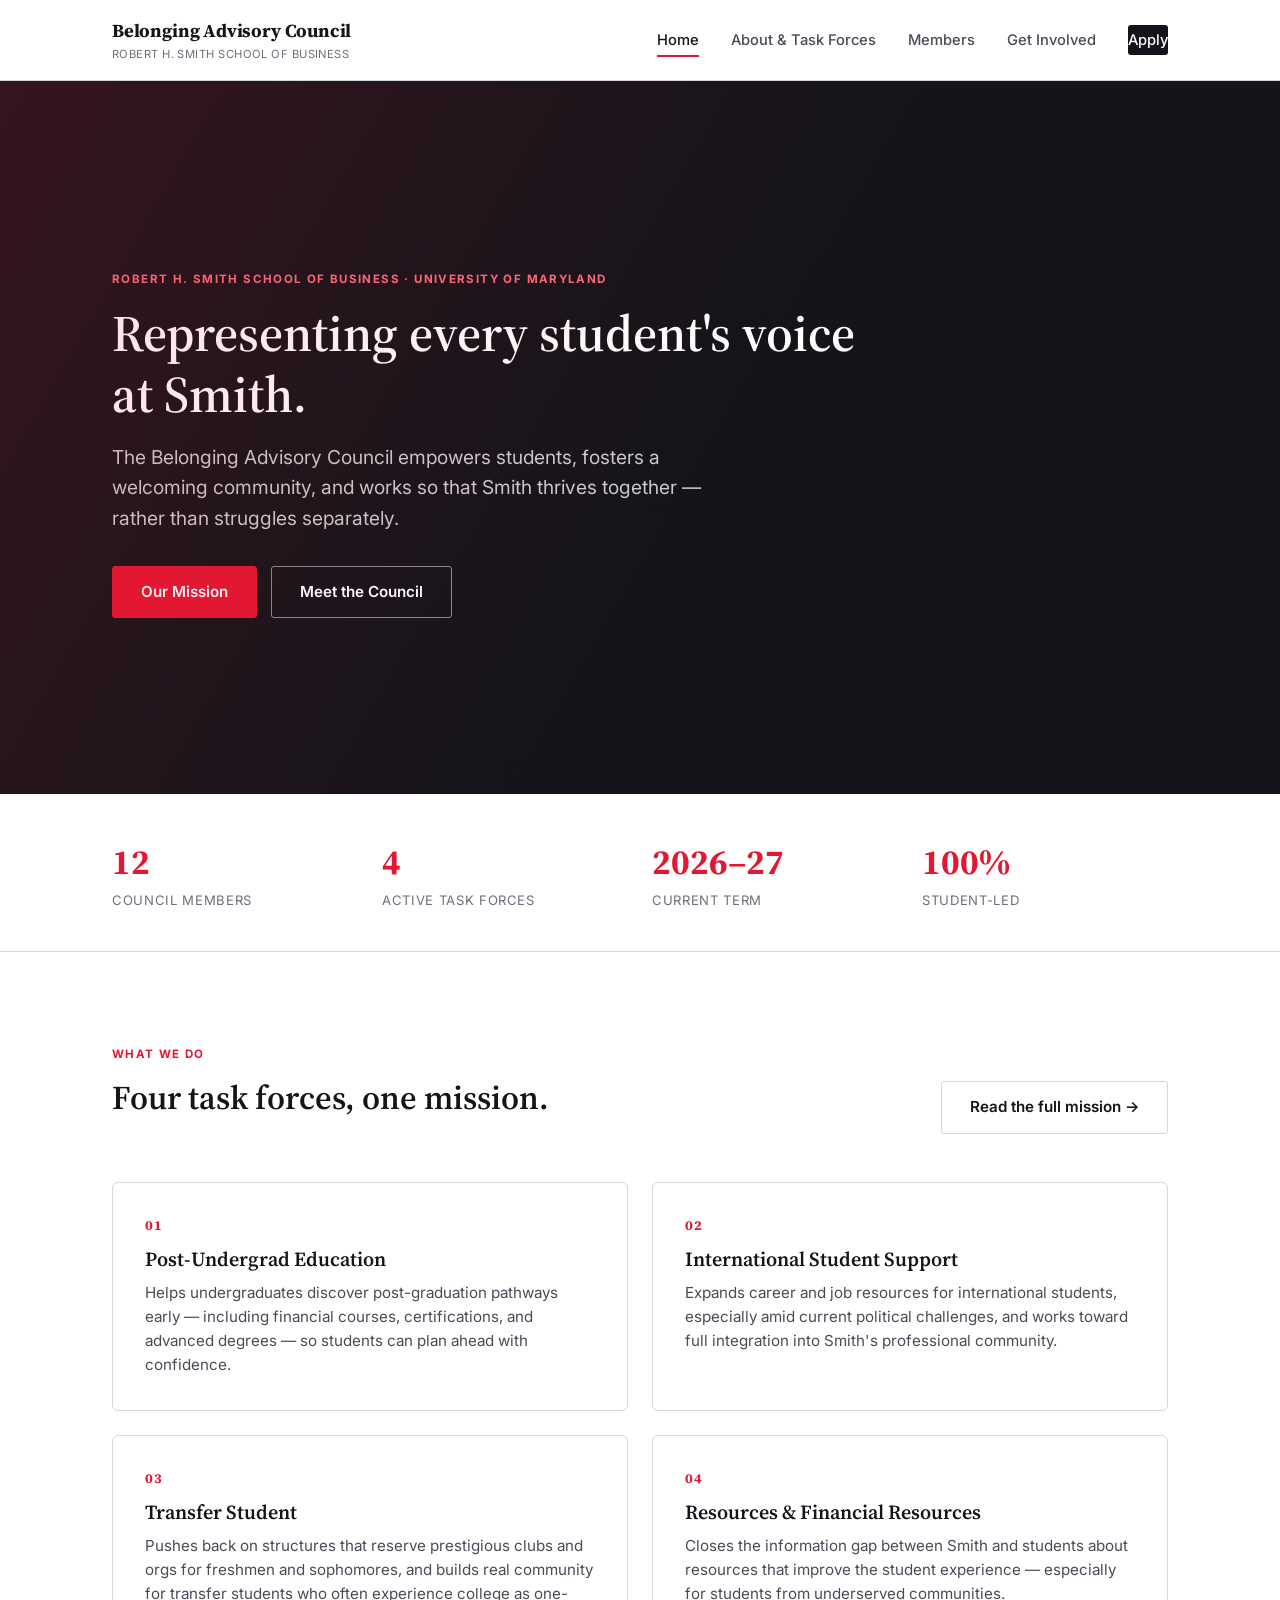
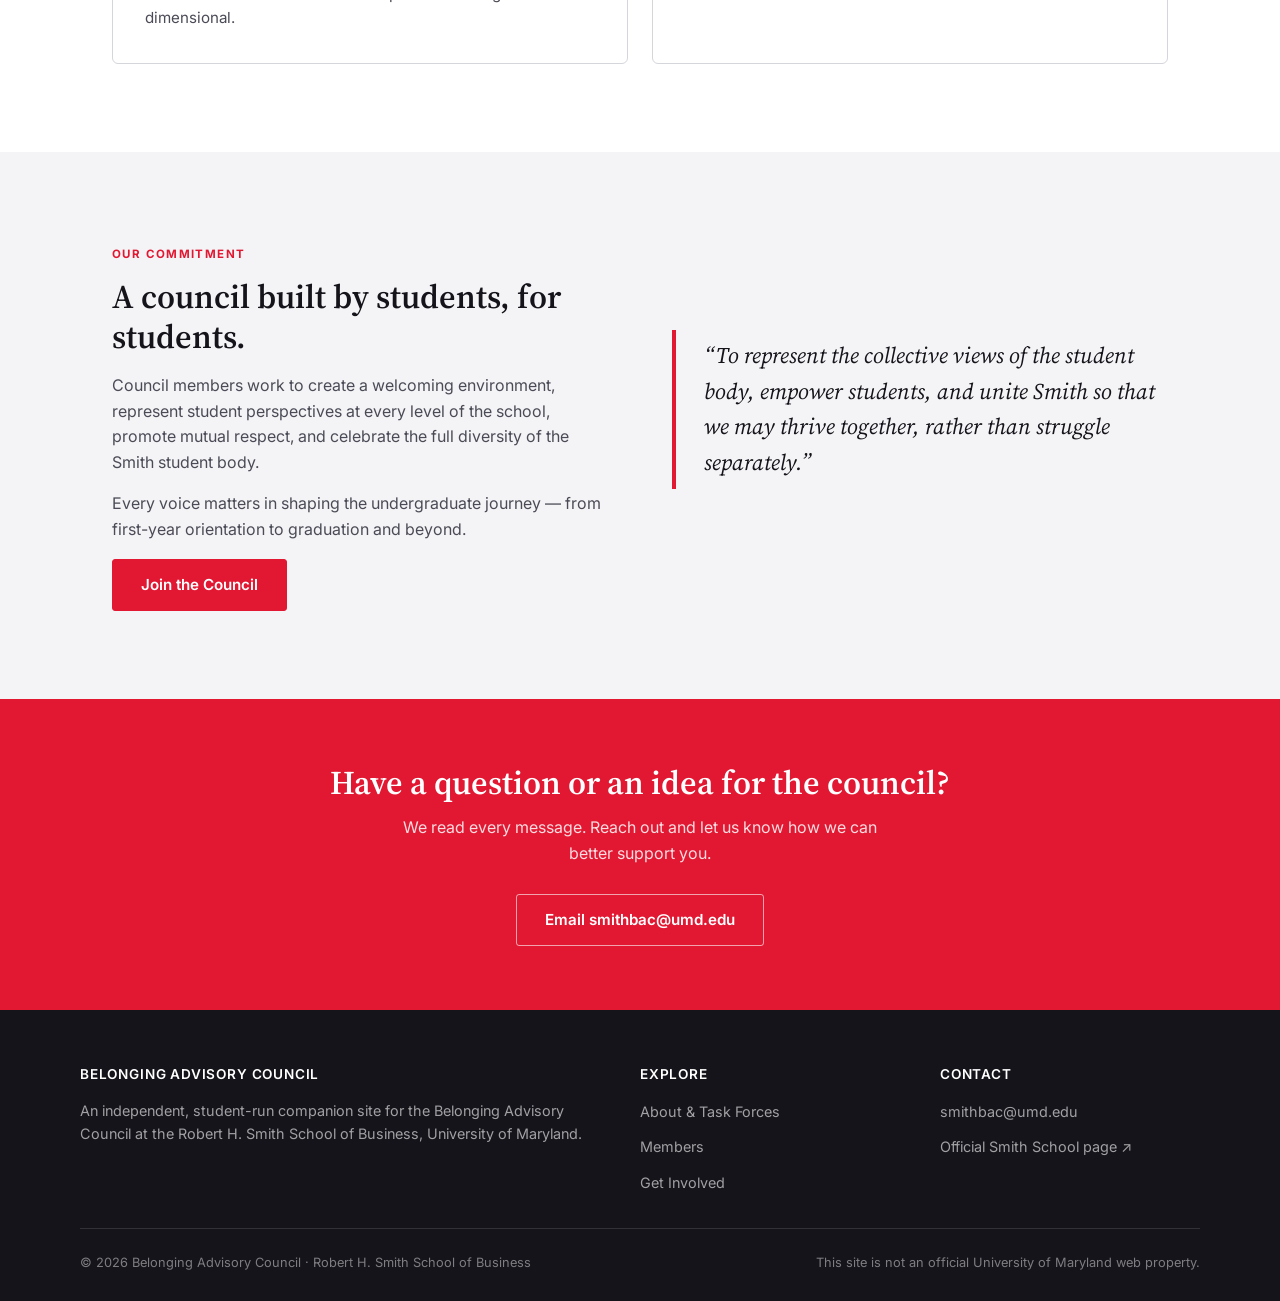
<file: index.html>
<!DOCTYPE html>
<html lang="en">
<head>
<meta charset="UTF-8">
<meta name="viewport" content="width=device-width, initial-scale=1.0">
<title>Belonging Advisory Council | Robert H. Smith School of Business</title>
<meta name="description" content="The Belonging Advisory Council represents the student body, fosters a welcoming community, and drives inclusion initiatives at the Robert H. Smith School of Business, University of Maryland.">
<link rel="preconnect" href="https://fonts.googleapis.com">
<link rel="preconnect" href="https://fonts.gstatic.com" crossorigin>
<link href="https://fonts.googleapis.com/css2?family=Source+Serif+4:wght@500;600;700&family=Inter:wght@400;500;600;700&display=swap" rel="stylesheet">
<link rel="stylesheet" href="assets/css/style.css">
</head>
<body>
<header class="site-header">
  <nav class="nav">
    <a href="index.html" class="brand">
      <span class="brand-name">Belonging Advisory Council</span>
      <span class="brand-sub">Robert H. Smith School of Business</span>
    </a>
    <button class="nav-toggle" aria-label="Toggle navigation"><span></span><span></span><span></span></button>
    <ul class="nav-links">
      <li><a href="index.html" class="active">Home</a></li>
      <li><a href="about.html">About &amp; Task Forces</a></li>
      <li><a href="members.html">Members</a></li>
      <li><a href="get-involved.html">Get Involved</a></li>
      <li><a href="get-involved.html#apply" class="nav-cta">Apply</a></li>
    </ul>
  </nav>
</header>

<section class="hero">
  <div class="hero-inner">
    <span class="eyebrow">Robert H. Smith School of Business &middot; University of Maryland</span>
    <h1>Representing every student's voice at Smith.</h1>
    <p class="lede">The Belonging Advisory Council empowers students, fosters a welcoming community, and works so that Smith thrives together &mdash; rather than struggles separately.</p>
    <div class="hero-actions">
      <a href="about.html" class="btn btn-primary">Our Mission</a>
      <a href="members.html" class="btn btn-ghost-white">Meet the Council</a>
    </div>
  </div>
</section>

<div class="stats">
  <div class="stats-grid">
    <div>
      <div class="stat-num">12</div>
      <div class="stat-label">Council Members</div>
    </div>
    <div>
      <div class="stat-num">4</div>
      <div class="stat-label">Active Task Forces</div>
    </div>
    <div>
      <div class="stat-num">2026&ndash;27</div>
      <div class="stat-label">Current Term</div>
    </div>
    <div>
      <div class="stat-num">100%</div>
      <div class="stat-label">Student-Led</div>
    </div>
  </div>
</div>

<section>
  <div class="container">
    <div class="section-head">
      <div>
        <span class="eyebrow">What We Do</span>
        <h2>Four task forces, one mission.</h2>
      </div>
      <a href="about.html" class="btn btn-secondary">Read the full mission &rarr;</a>
    </div>
    <div class="tf-grid">
      <div class="tf-card">
        <span class="tf-index">01</span>
        <h3>Post-Undergrad Education</h3>
        <p>Helps undergraduates discover post-graduation pathways early &mdash; including financial courses, certifications, and advanced degrees &mdash; so students can plan ahead with confidence.</p>
      </div>
      <div class="tf-card">
        <span class="tf-index">02</span>
        <h3>International Student Support</h3>
        <p>Expands career and job resources for international students, especially amid current political challenges, and works toward full integration into Smith's professional community.</p>
      </div>
      <div class="tf-card">
        <span class="tf-index">03</span>
        <h3>Transfer Student</h3>
        <p>Pushes back on structures that reserve prestigious clubs and orgs for freshmen and sophomores, and builds real community for transfer students who often experience college as one-dimensional.</p>
      </div>
      <div class="tf-card">
        <span class="tf-index">04</span>
        <h3>Resources &amp; Financial Resources</h3>
        <p>Closes the information gap between Smith and students about resources that improve the student experience &mdash; especially for students from underserved communities.</p>
      </div>
    </div>
  </div>
</section>

<section class="section-alt">
  <div class="container">
    <div class="split">
      <div>
        <span class="eyebrow">Our Commitment</span>
        <h2>A council built by students, for students.</h2>
        <p>Council members work to create a welcoming environment, represent student perspectives at every level of the school, promote mutual respect, and celebrate the full diversity of the Smith student body.</p>
        <p>Every voice matters in shaping the undergraduate journey &mdash; from first-year orientation to graduation and beyond.</p>
        <a href="get-involved.html" class="btn btn-primary">Join the Council</a>
      </div>
      <div class="pull-quote">
        <p>&ldquo;To represent the collective views of the student body, empower students, and unite Smith so that we may thrive together, rather than struggle separately.&rdquo;</p>
      </div>
    </div>
  </div>
</section>

<div class="cta-banner">
  <h2>Have a question or an idea for the council?</h2>
  <p>We read every message. Reach out and let us know how we can better support you.</p>
  <a href="mailto:smithbac@umd.edu" class="btn btn-secondary">Email smithbac@umd.edu</a>
</div>

<footer class="site-footer">
  <div class="footer-grid">
    <div>
      <h4>Belonging Advisory Council</h4>
      <p>An independent, student-run companion site for the Belonging Advisory Council at the Robert H. Smith School of Business, University of Maryland.</p>
    </div>
    <div>
      <h4>Explore</h4>
      <ul>
        <li><a href="about.html">About &amp; Task Forces</a></li>
        <li><a href="members.html">Members</a></li>
        <li><a href="get-involved.html">Get Involved</a></li>
      </ul>
    </div>
    <div>
      <h4>Contact</h4>
      <ul>
        <li><a href="mailto:smithbac@umd.edu">smithbac@umd.edu</a></li>
        <li><a href="https://www.rhsmith.umd.edu/programs/undergraduate/community/belonging-advisory-council" target="_blank" rel="noopener">Official Smith School page &#8599;</a></li>
      </ul>
    </div>
  </div>
  <div class="footer-bottom">
    <span>&copy; 2026 Belonging Advisory Council &middot; Robert H. Smith School of Business</span>
    <span>This site is not an official University of Maryland web property.</span>
  </div>
</footer>
<script src="assets/js/main.js"></script>
</body>
</html>
</file>
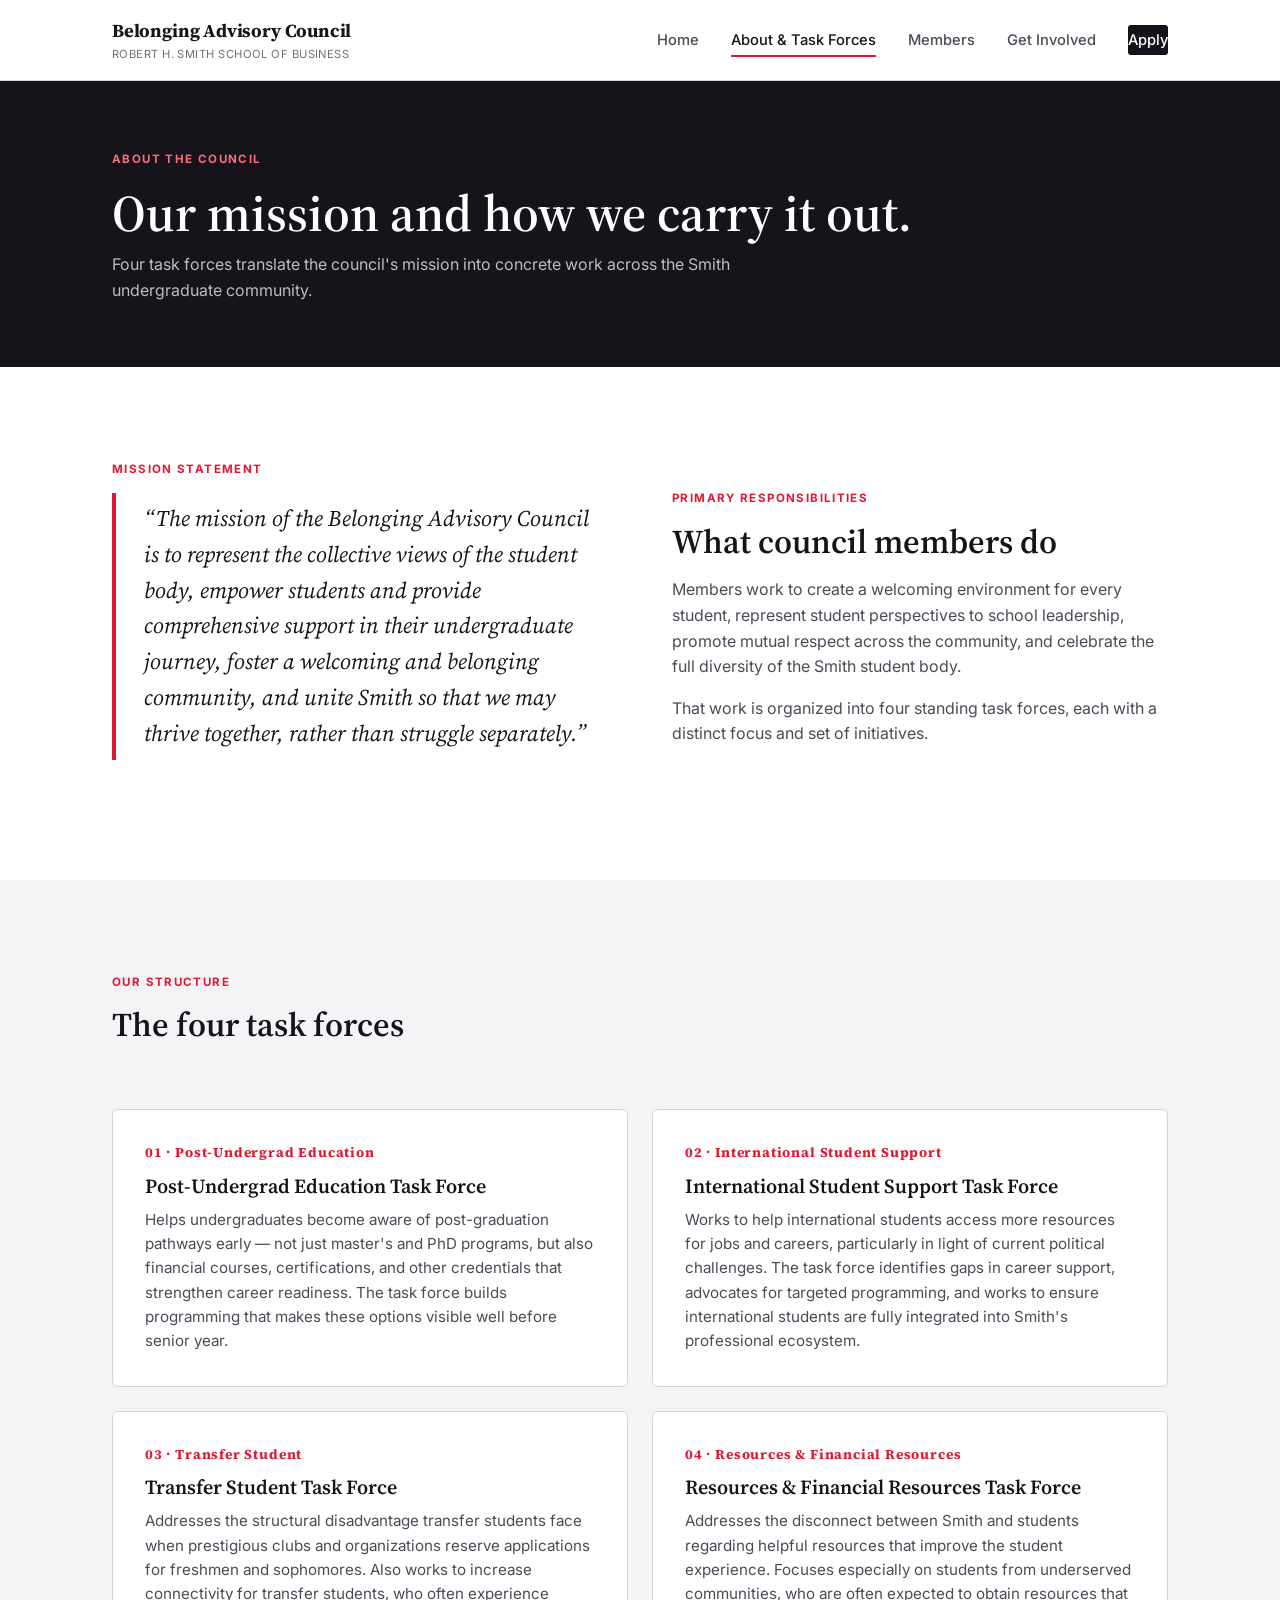
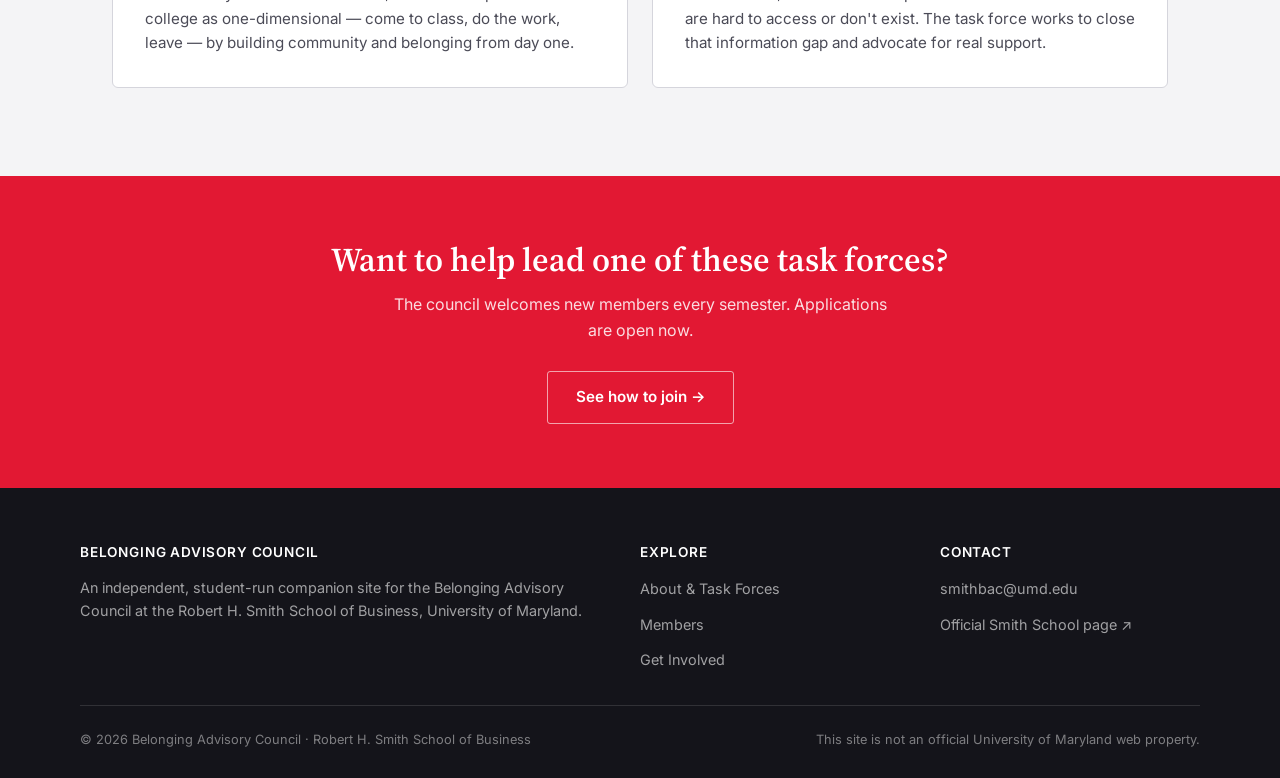
<file: about.html>
<!DOCTYPE html>
<html lang="en">
<head>
<meta charset="UTF-8">
<meta name="viewport" content="width=device-width, initial-scale=1.0">
<title>About &amp; Task Forces | Belonging Advisory Council</title>
<meta name="description" content="The mission of the Belonging Advisory Council and the four task forces driving its work at the Robert H. Smith School of Business.">
<link rel="preconnect" href="https://fonts.googleapis.com">
<link rel="preconnect" href="https://fonts.gstatic.com" crossorigin>
<link href="https://fonts.googleapis.com/css2?family=Source+Serif+4:wght@500;600;700&family=Inter:wght@400;500;600;700&display=swap" rel="stylesheet">
<link rel="stylesheet" href="assets/css/style.css">
</head>
<body>
<header class="site-header">
  <nav class="nav">
    <a href="index.html" class="brand">
      <span class="brand-name">Belonging Advisory Council</span>
      <span class="brand-sub">Robert H. Smith School of Business</span>
    </a>
    <button class="nav-toggle" aria-label="Toggle navigation"><span></span><span></span><span></span></button>
    <ul class="nav-links">
      <li><a href="index.html">Home</a></li>
      <li><a href="about.html" class="active">About &amp; Task Forces</a></li>
      <li><a href="members.html">Members</a></li>
      <li><a href="get-involved.html">Get Involved</a></li>
      <li><a href="get-involved.html#apply" class="nav-cta">Apply</a></li>
    </ul>
  </nav>
</header>

<div class="page-hero">
  <div class="container">
    <span class="eyebrow" style="color:#ff6b7d;">About the Council</span>
    <h1>Our mission and how we carry it out.</h1>
    <p>Four task forces translate the council's mission into concrete work across the Smith undergraduate community.</p>
  </div>
</div>

<section>
  <div class="container">
    <div class="split">
      <div>
        <span class="eyebrow">Mission Statement</span>
        <div class="pull-quote">
          <p>&ldquo;The mission of the Belonging Advisory Council is to represent the collective views of the student body, empower students and provide comprehensive support in their undergraduate journey, foster a welcoming and belonging community, and unite Smith so that we may thrive together, rather than struggle separately.&rdquo;</p>
        </div>
      </div>
      <div>
        <span class="eyebrow">Primary Responsibilities</span>
        <h2>What council members do</h2>
        <p>Members work to create a welcoming environment for every student, represent student perspectives to school leadership, promote mutual respect across the community, and celebrate the full diversity of the Smith student body.</p>
        <p>That work is organized into four standing task forces, each with a distinct focus and set of initiatives.</p>
      </div>
    </div>
  </div>
</section>

<section class="section-alt">
  <div class="container">
    <div class="section-head">
      <div>
        <span class="eyebrow">Our Structure</span>
        <h2>The four task forces</h2>
      </div>
    </div>
    <div class="tf-grid">
      <div class="tf-card">
        <span class="tf-index">01 &middot; Post-Undergrad Education</span>
        <h3>Post-Undergrad Education Task Force</h3>
        <p>Helps undergraduates become aware of post-graduation pathways early &mdash; not just master's and PhD programs, but also financial courses, certifications, and other credentials that strengthen career readiness. The task force builds programming that makes these options visible well before senior year.</p>
      </div>
      <div class="tf-card">
        <span class="tf-index">02 &middot; International Student Support</span>
        <h3>International Student Support Task Force</h3>
        <p>Works to help international students access more resources for jobs and careers, particularly in light of current political challenges. The task force identifies gaps in career support, advocates for targeted programming, and works to ensure international students are fully integrated into Smith's professional ecosystem.</p>
      </div>
      <div class="tf-card">
        <span class="tf-index">03 &middot; Transfer Student</span>
        <h3>Transfer Student Task Force</h3>
        <p>Addresses the structural disadvantage transfer students face when prestigious clubs and organizations reserve applications for freshmen and sophomores. Also works to increase connectivity for transfer students, who often experience college as one-dimensional &mdash; come to class, do the work, leave &mdash; by building community and belonging from day one.</p>
      </div>
      <div class="tf-card">
        <span class="tf-index">04 &middot; Resources &amp; Financial Resources</span>
        <h3>Resources &amp; Financial Resources Task Force</h3>
        <p>Addresses the disconnect between Smith and students regarding helpful resources that improve the student experience. Focuses especially on students from underserved communities, who are often expected to obtain resources that are hard to access or don't exist. The task force works to close that information gap and advocate for real support.</p>
      </div>
    </div>
  </div>
</section>

<div class="cta-banner">
  <h2>Want to help lead one of these task forces?</h2>
  <p>The council welcomes new members every semester. Applications are open now.</p>
  <a href="get-involved.html" class="btn btn-secondary">See how to join &rarr;</a>
</div>

<footer class="site-footer">
  <div class="footer-grid">
    <div>
      <h4>Belonging Advisory Council</h4>
      <p>An independent, student-run companion site for the Belonging Advisory Council at the Robert H. Smith School of Business, University of Maryland.</p>
    </div>
    <div>
      <h4>Explore</h4>
      <ul>
        <li><a href="about.html">About &amp; Task Forces</a></li>
        <li><a href="members.html">Members</a></li>
        <li><a href="get-involved.html">Get Involved</a></li>
      </ul>
    </div>
    <div>
      <h4>Contact</h4>
      <ul>
        <li><a href="mailto:smithbac@umd.edu">smithbac@umd.edu</a></li>
        <li><a href="https://www.rhsmith.umd.edu/programs/undergraduate/community/belonging-advisory-council" target="_blank" rel="noopener">Official Smith School page &#8599;</a></li>
      </ul>
    </div>
  </div>
  <div class="footer-bottom">
    <span>&copy; 2026 Belonging Advisory Council &middot; Robert H. Smith School of Business</span>
    <span>This site is not an official University of Maryland web property.</span>
  </div>
</footer>
<script src="assets/js/main.js"></script>
</body>
</html>
</file>
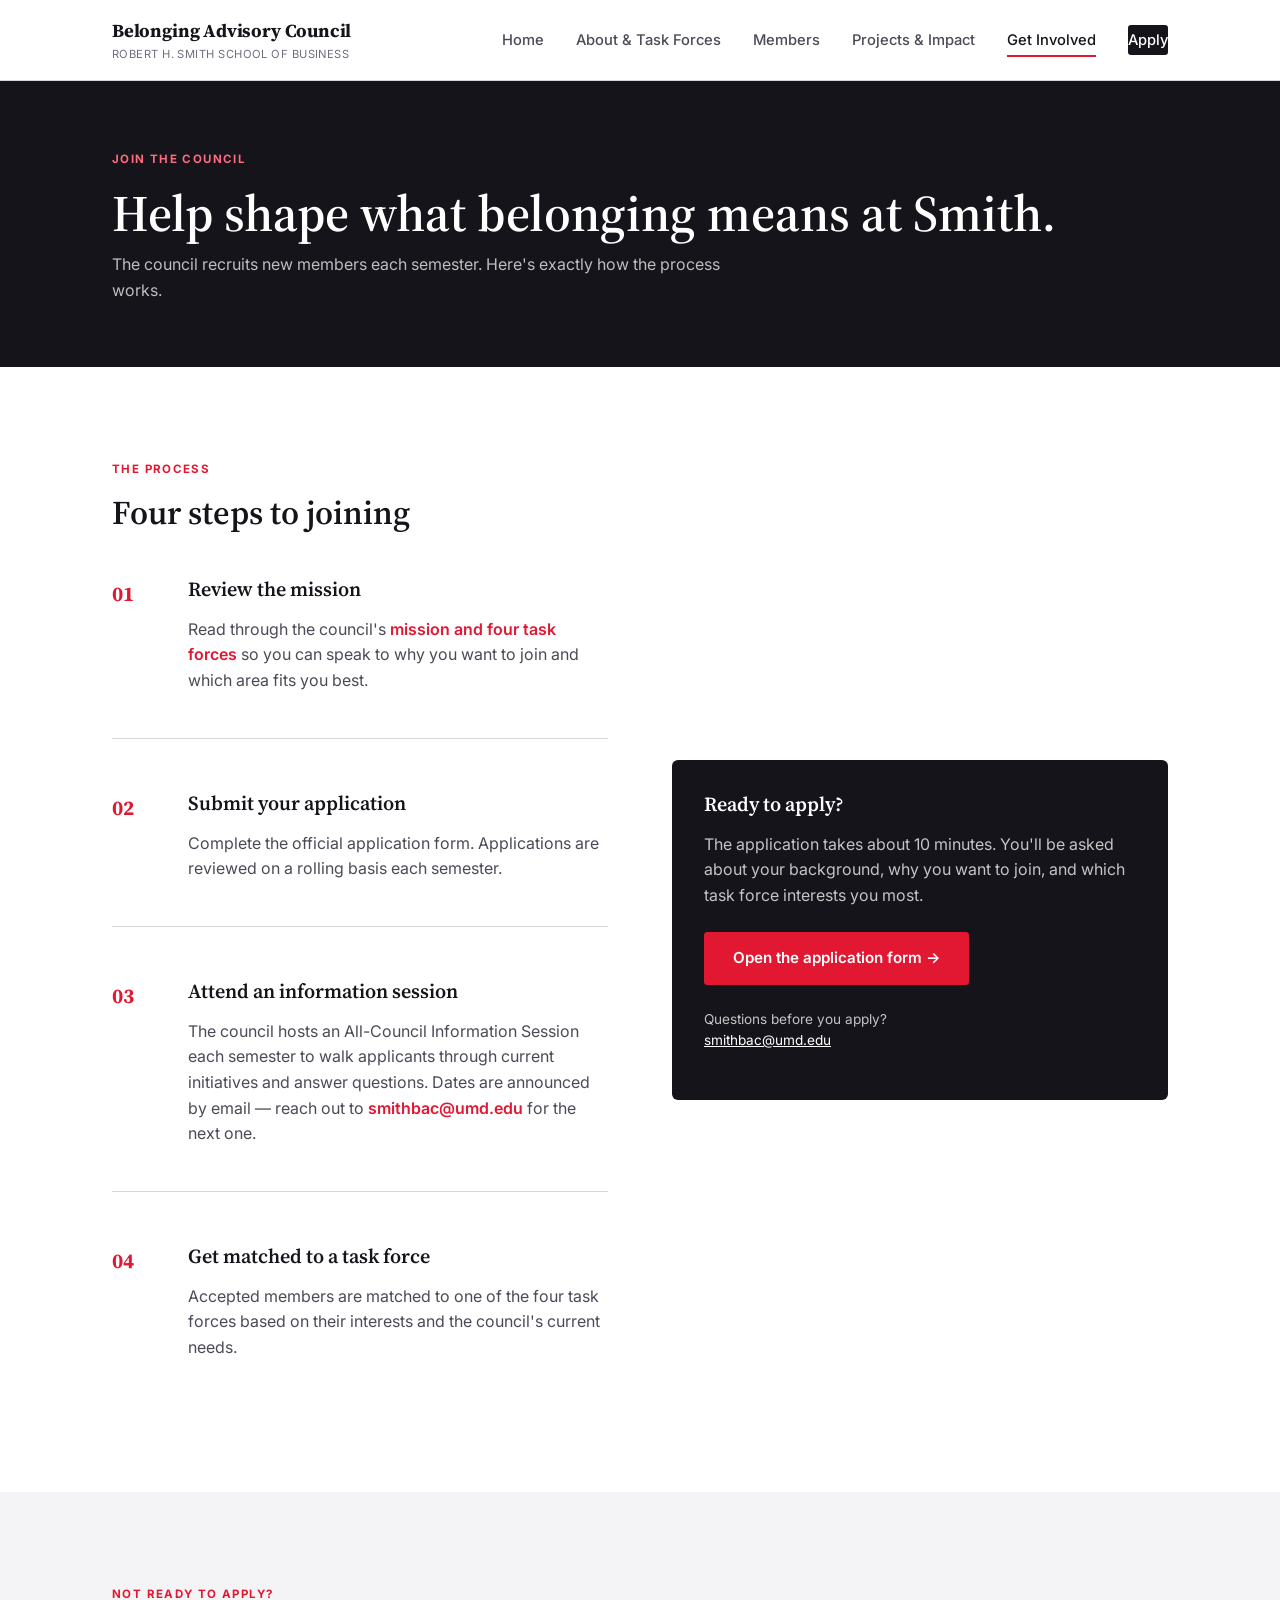
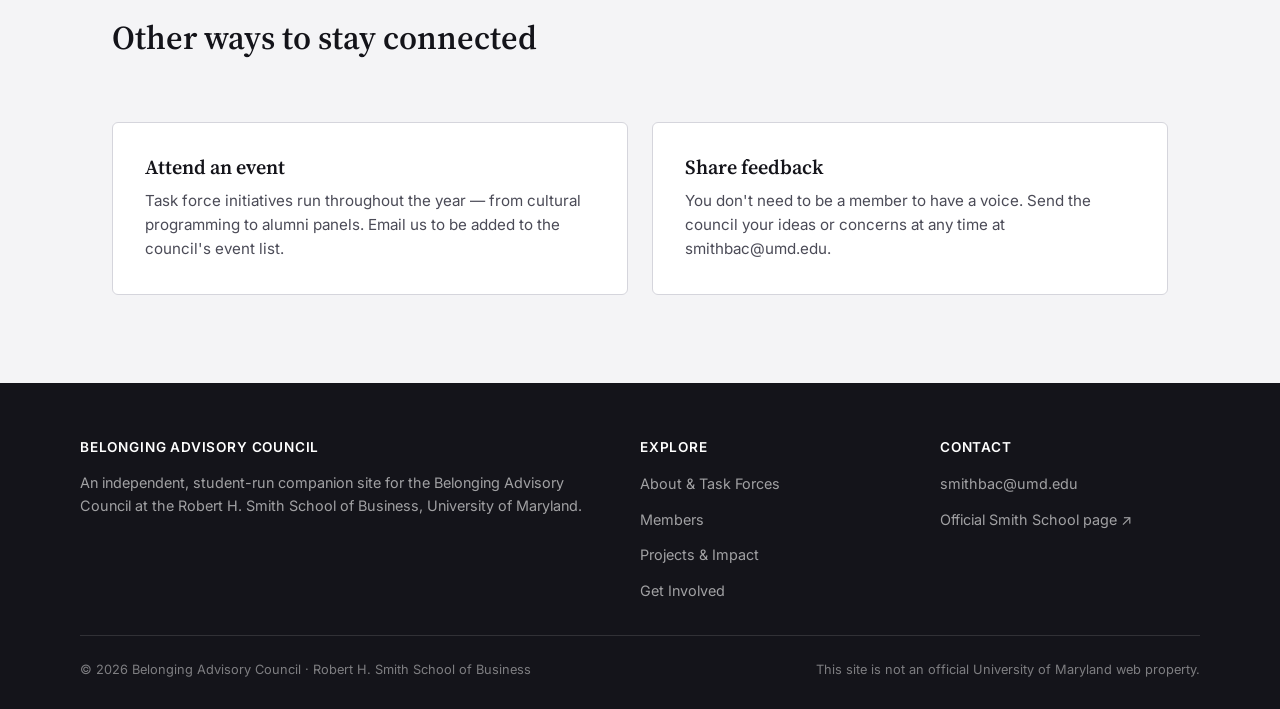
<file: get-involved.html>
<!DOCTYPE html>
<html lang="en">
<head>
<meta charset="UTF-8">
<meta name="viewport" content="width=device-width, initial-scale=1.0">
<title>Get Involved | Belonging Advisory Council</title>
<meta name="description" content="How to join the Belonging Advisory Council at the Robert H. Smith School of Business.">
<link rel="preconnect" href="https://fonts.googleapis.com">
<link rel="preconnect" href="https://fonts.gstatic.com" crossorigin>
<link href="https://fonts.googleapis.com/css2?family=Source+Serif+4:wght@500;600;700&family=Inter:wght@400;500;600;700&display=swap" rel="stylesheet">
<link rel="stylesheet" href="assets/css/style.css">
</head>
<body>

<header class="site-header">
  <nav class="nav">
    <a href="index.html" class="brand">
      <span class="brand-name">Belonging Advisory Council</span>
      <span class="brand-sub">Robert H. Smith School of Business</span>
    </a>
    <button class="nav-toggle" aria-label="Toggle navigation"><span></span><span></span><span></span></button>
    <ul class="nav-links">
      <li><a href="index.html">Home</a></li>
      <li><a href="about.html">About &amp; Task Forces</a></li>
      <li><a href="members.html">Members</a></li>
      <li><a href="projects.html">Projects &amp; Impact</a></li>
      <li><a href="get-involved.html" class="active">Get Involved</a></li>
      <li><a href="#apply" class="nav-cta">Apply</a></li>
    </ul>
  </nav>
</header>

<div class="page-hero">
  <div class="container">
    <span class="eyebrow" style="color:#ff6b7d;">Join the Council</span>
    <h1>Help shape what belonging means at Smith.</h1>
    <p>The council recruits new members each semester. Here's exactly how the process works.</p>
  </div>
</div>

<section>
  <div class="container">
    <div class="split">
      <div>
        <span class="eyebrow">The Process</span>
        <h2>Four steps to joining</h2>
        <div class="steps">
          <div class="step">
            <div class="step-num"></div>
            <div>
              <h3>Review the mission</h3>
              <p>Read through the council's <a href="about.html" style="color:var(--red); font-weight:600;">mission and four task forces</a> so you can speak to why you want to join and which area fits you best.</p>
            </div>
          </div>
          <div class="step">
            <div class="step-num"></div>
            <div>
              <h3>Submit your application</h3>
              <p>Complete the official application form. Applications are reviewed on a rolling basis each semester.</p>
            </div>
          </div>
          <div class="step">
            <div class="step-num"></div>
            <div>
              <h3>Attend an information session</h3>
              <p>The council hosts an All-Council Information Session each semester to walk applicants through current initiatives and answer questions. Dates are announced by email — reach out to <a href="mailto:smithbac@umd.edu" style="color:var(--red); font-weight:600;">smithbac@umd.edu</a> for the next one.</p>
            </div>
          </div>
          <div class="step">
            <div class="step-num"></div>
            <div>
              <h3>Get matched to a task force</h3>
              <p>Accepted members are matched to one of the four task forces based on their interests and the council's current needs.</p>
            </div>
          </div>
        </div>
      </div>

      <div id="apply" class="info-box">
        <h3>Ready to apply?</h3>
        <p>The application takes about 10 minutes. You'll be asked about your background, why you want to join, and which task force interests you most.</p>
        <a href="https://forms.gle/ept85xgnj6p9qiu89" target="_blank" rel="noopener" class="btn btn-primary">Open the application form &rarr;</a>
        <p style="margin-top:24px; font-size:0.85rem;">Questions before you apply?<br><a href="mailto:smithbac@umd.edu" style="color:var(--white); text-decoration:underline;">smithbac@umd.edu</a></p>
      </div>
    </div>
  </div>
</section>

<section class="section-alt">
  <div class="container">
    <div class="section-head">
      <div>
        <span class="eyebrow">Not Ready to Apply?</span>
        <h2>Other ways to stay connected</h2>
      </div>
    </div>
    <div class="tf-grid">
      <div class="tf-card">
        <h3>Attend an event</h3>
        <p>Task force initiatives run throughout the year — from cultural programming to alumni panels. Email us to be added to the council's event list.</p>
      </div>
      <div class="tf-card">
        <h3>Share feedback</h3>
        <p>You don't need to be a member to have a voice. Send the council your ideas or concerns at any time at smithbac@umd.edu.</p>
      </div>
    </div>
  </div>
</section>

<footer class="site-footer">
  <div class="footer-grid">
    <div>
      <h4>Belonging Advisory Council</h4>
      <p>An independent, student-run companion site for the Belonging Advisory Council at the Robert H. Smith School of Business, University of Maryland.</p>
    </div>
    <div>
      <h4>Explore</h4>
      <ul>
        <li><a href="about.html">About &amp; Task Forces</a></li>
        <li><a href="members.html">Members</a></li>
        <li><a href="projects.html">Projects &amp; Impact</a></li>
        <li><a href="get-involved.html">Get Involved</a></li>
      </ul>
    </div>
    <div>
      <h4>Contact</h4>
      <ul>
        <li><a href="mailto:smithbac@umd.edu">smithbac@umd.edu</a></li>
        <li><a href="https://www.rhsmith.umd.edu/programs/undergraduate/community/belonging-advisory-council" target="_blank" rel="noopener">Official Smith School page &#8599;</a></li>
      </ul>
    </div>
  </div>
  <div class="footer-bottom">
    <span>&copy; 2026 Belonging Advisory Council &middot; Robert H. Smith School of Business</span>
    <span>This site is not an official University of Maryland web property.</span>
  </div>
</footer>

<script src="assets/js/main.js"></script>
</body>
</html>
</file>
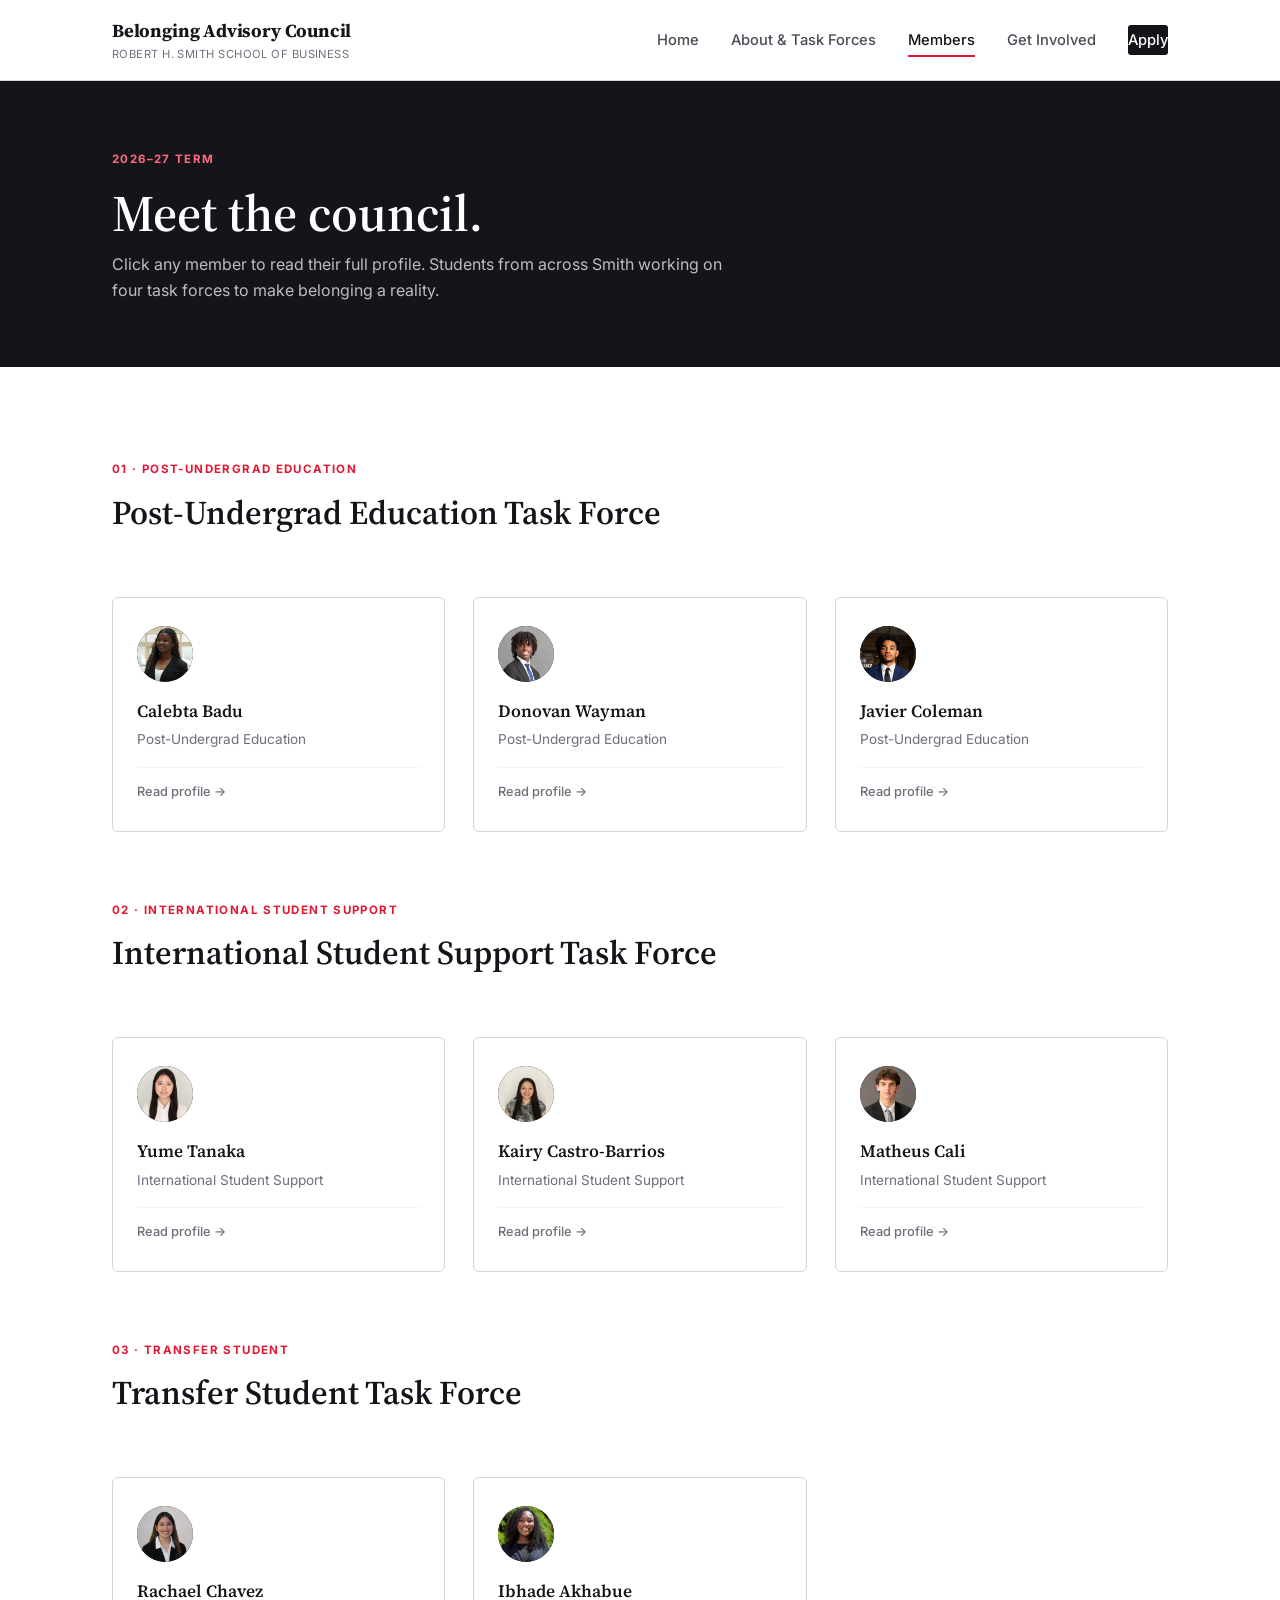
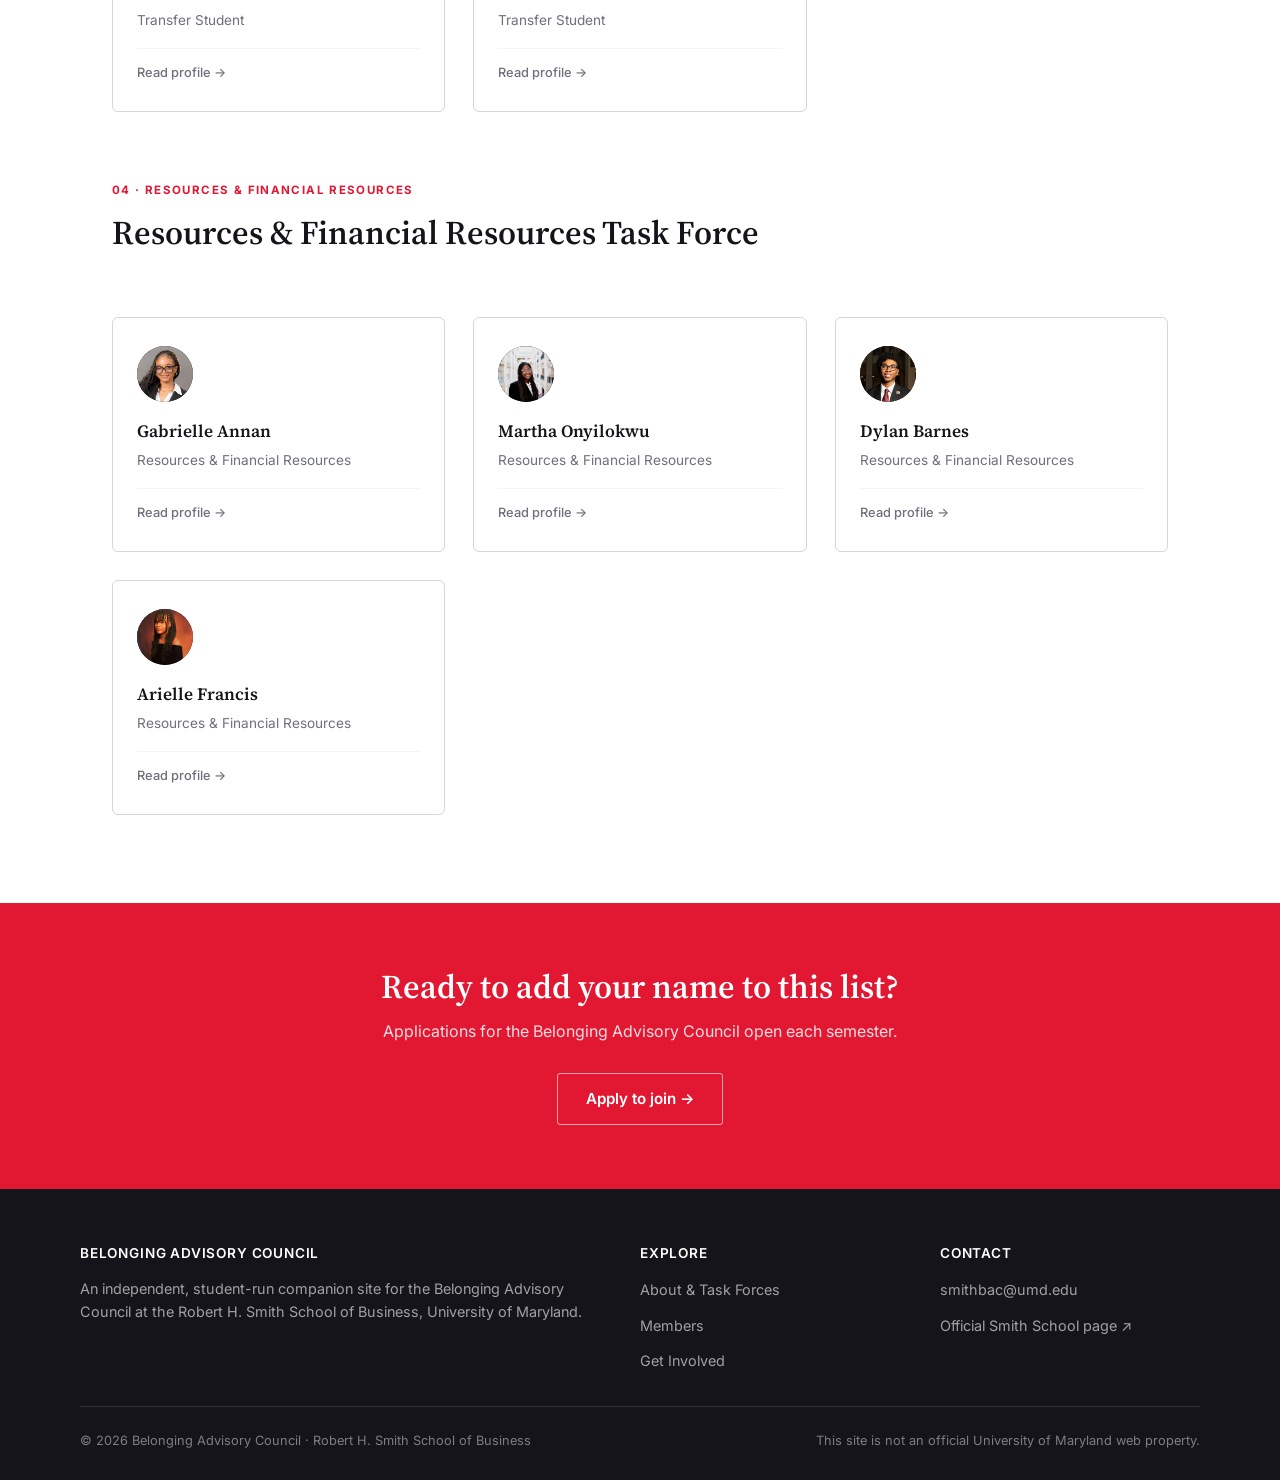
<file: members.html>
<!DOCTYPE html>
<html lang="en">
<head>
<meta charset="UTF-8">
<meta name="viewport" content="width=device-width, initial-scale=1.0">
<title>Members | Belonging Advisory Council</title>
<meta name="description" content="Meet the 2026-27 members of the Belonging Advisory Council at the Robert H. Smith School of Business.">
<link rel="preconnect" href="https://fonts.googleapis.com">
<link rel="preconnect" href="https://fonts.gstatic.com" crossorigin>
<link href="https://fonts.googleapis.com/css2?family=Source+Serif+4:wght@500;600;700&family=Inter:wght@400;500;600;700&display=swap" rel="stylesheet">
<link rel="stylesheet" href="assets/css/style.css">
</head>
<body>
<header class="site-header">
  <nav class="nav">
    <a href="index.html" class="brand">
      <span class="brand-name">Belonging Advisory Council</span>
      <span class="brand-sub">Robert H. Smith School of Business</span>
    </a>
    <button class="nav-toggle" aria-label="Toggle navigation"><span></span><span></span><span></span></button>
    <ul class="nav-links">
      <li><a href="index.html">Home</a></li>
      <li><a href="about.html">About &amp; Task Forces</a></li>
      <li><a href="members.html" class="active">Members</a></li>
      <li><a href="get-involved.html">Get Involved</a></li>
      <li><a href="get-involved.html#apply" class="nav-cta">Apply</a></li>
    </ul>
  </nav>
</header>

<div class="page-hero">
  <div class="container">
    <span class="eyebrow" style="color:#ff6b7d;">2026&ndash;27 Term</span>
    <h1>Meet the council.</h1>
    <p>Click any member to read their full profile. Students from across Smith working on four task forces to make belonging a reality.</p>
  </div>
</div>

<section>
  <div class="container">

    <div class="section-head">
      <div>
        <span class="eyebrow">01 &middot; Post-Undergrad Education</span>
        <h2>Post-Undergrad Education Task Force</h2>
      </div>
    </div>
    <div class="members-grid">

      <button class="member-card" data-name="Calebta Badu" data-initials="CB" data-tf="Post-Undergrad Education" data-bio="">
        <div class="avatar"><span>CB</span><img src="assets/img/members/calebta.jpeg" alt=""></div>
        <div class="member-name">Calebta Badu</div>
        <div class="member-meta">Post-Undergrad Education</div>
        <span class="member-more">Read profile &rarr;</span>
      </button>

      <button class="member-card" data-name="Donovan Wayman" data-initials="DW" data-tf="Post-Undergrad Education" data-bio="">
        <div class="avatar"><span>DW</span><img src="assets/img/members/donavon.jpeg" alt=""></div>
        <div class="member-name">Donovan Wayman</div>
        <div class="member-meta">Post-Undergrad Education</div>
        <span class="member-more">Read profile &rarr;</span>
      </button>

      <button class="member-card" data-name="Javier Coleman" data-initials="JC" data-tf="Post-Undergrad Education" data-bio="">
        <div class="avatar"><span>JC</span><img src="assets/img/members/javi.jpeg" alt=""></div>
        <div class="member-name">Javier Coleman</div>
        <div class="member-meta">Post-Undergrad Education</div>
        <span class="member-more">Read profile &rarr;</span>
      </button>

    </div>

    <div class="section-head" style="margin-top:64px;">
      <div>
        <span class="eyebrow">02 &middot; International Student Support</span>
        <h2>International Student Support Task Force</h2>
      </div>
    </div>
    <div class="members-grid">

      <button class="member-card" data-name="Yume Tanaka" data-initials="YT" data-tf="International Student Support" data-bio="">
        <div class="avatar"><span>YT</span><img src="assets/img/members/yume.jpeg" alt=""></div>
        <div class="member-name">Yume Tanaka</div>
        <div class="member-meta">International Student Support</div>
        <span class="member-more">Read profile &rarr;</span>
      </button>

      <button class="member-card" data-name="Kairy Castro-Barrios" data-initials="KCB" data-tf="International Student Support" data-bio="">
        <div class="avatar"><span>KCB</span><img src="assets/img/members/kairy.png" alt=""></div>
        <div class="member-name">Kairy Castro-Barrios</div>
        <div class="member-meta">International Student Support</div>
        <span class="member-more">Read profile &rarr;</span>
      </button>

      <button class="member-card" data-name="Matheus Cali" data-initials="MC" data-tf="International Student Support" data-bio="">
        <div class="avatar"><span>MC</span><img src="assets/img/members/matheus.jpeg" alt=""></div>
        <div class="member-name">Matheus Cali</div>
        <div class="member-meta">International Student Support</div>
        <span class="member-more">Read profile &rarr;</span>
      </button>

    </div>

    <div class="section-head" style="margin-top:64px;">
      <div>
        <span class="eyebrow">03 &middot; Transfer Student</span>
        <h2>Transfer Student Task Force</h2>
      </div>
    </div>
    <div class="members-grid">

      <button class="member-card" data-name="Rachael Chavez" data-initials="RC" data-tf="Transfer Student" data-bio="">
        <div class="avatar"><span>RC</span><img src="assets/img/members/rachael.jpeg" alt=""></div>
        <div class="member-name">Rachael Chavez</div>
        <div class="member-meta">Transfer Student</div>
        <span class="member-more">Read profile &rarr;</span>
      </button>

      <button class="member-card" data-name="Ibhade Akhabue" data-initials="IA" data-tf="Transfer Student" data-bio="">
        <div class="avatar"><span>IA</span><img src="assets/img/members/ibhade.jpeg" alt=""></div>
        <div class="member-name">Ibhade Akhabue</div>
        <div class="member-meta">Transfer Student</div>
        <span class="member-more">Read profile &rarr;</span>
      </button>

    </div>

    <div class="section-head" style="margin-top:64px;">
      <div>
        <span class="eyebrow">04 &middot; Resources &amp; Financial Resources</span>
        <h2>Resources &amp; Financial Resources Task Force</h2>
      </div>
    </div>
    <div class="members-grid">

      <button class="member-card" data-name="Gabrielle Annan" data-initials="GA" data-tf="Resources & Financial Resources" data-bio="">
        <div class="avatar"><span>GA</span><img src="assets/img/members/gabrielle.jpeg" alt=""></div>
        <div class="member-name">Gabrielle Annan</div>
        <div class="member-meta">Resources &amp; Financial Resources</div>
        <span class="member-more">Read profile &rarr;</span>
      </button>

      <button class="member-card" data-name="Martha Onyilokwu" data-initials="MO" data-tf="Resources & Financial Resources" data-bio="">
        <div class="avatar"><span>MO</span><img src="assets/img/members/mathao.png" alt=""></div>
        <div class="member-name">Martha Onyilokwu</div>
        <div class="member-meta">Resources &amp; Financial Resources</div>
        <span class="member-more">Read profile &rarr;</span>
      </button>

      <button class="member-card" data-name="Dylan Barnes" data-initials="DB" data-tf="Resources & Financial Resources" data-bio="">
        <div class="avatar"><span>DB</span><img src="assets/img/members/dylanbarnes.jpeg" alt=""></div>
        <div class="member-name">Dylan Barnes</div>
        <div class="member-meta">Resources &amp; Financial Resources</div>
        <span class="member-more">Read profile &rarr;</span>
      </button>

      <button class="member-card" data-name="Arielle Francis" data-initials="AF" data-tf="Resources & Financial Resources" data-bio="">
        <div class="avatar"><span>AF</span><img src="assets/img/members/arielle.jpeg" alt=""></div>
        <div class="member-name">Arielle Francis</div>
        <div class="member-meta">Resources &amp; Financial Resources</div>
        <span class="member-more">Read profile &rarr;</span>
      </button>

    </div>

  </div>
</section>

<!-- Shared member modal -->
<div class="modal-backdrop" id="member-modal" hidden>
  <div class="modal" role="dialog" aria-modal="true" aria-labelledby="modal-name">
    <button class="modal-close" aria-label="Close">&times;</button>
    <div class="modal-header">
      <div class="avatar avatar-lg"><span id="modal-initials"></span><img id="modal-img" alt=""></div>
      <div>
        <h2 id="modal-name"></h2>
        <div class="modal-role" id="modal-tf"></div>
      </div>
    </div>
    <div class="modal-bio" id="modal-bio"></div>
  </div>
</div>

<div class="cta-banner">
  <h2>Ready to add your name to this list?</h2>
  <p>Applications for the Belonging Advisory Council open each semester.</p>
  <a href="get-involved.html" class="btn btn-secondary">Apply to join &rarr;</a>
</div>

<footer class="site-footer">
  <div class="footer-grid">
    <div>
      <h4>Belonging Advisory Council</h4>
      <p>An independent, student-run companion site for the Belonging Advisory Council at the Robert H. Smith School of Business, University of Maryland.</p>
    </div>
    <div>
      <h4>Explore</h4>
      <ul>
        <li><a href="about.html">About &amp; Task Forces</a></li>
        <li><a href="members.html">Members</a></li>
        <li><a href="get-involved.html">Get Involved</a></li>
      </ul>
    </div>
    <div>
      <h4>Contact</h4>
      <ul>
        <li><a href="mailto:smithbac@umd.edu">smithbac@umd.edu</a></li>
        <li><a href="https://www.rhsmith.umd.edu/programs/undergraduate/community/belonging-advisory-council" target="_blank" rel="noopener">Official Smith School page &#8599;</a></li>
      </ul>
    </div>
  </div>
  <div class="footer-bottom">
    <span>&copy; 2026 Belonging Advisory Council &middot; Robert H. Smith School of Business</span>
    <span>This site is not an official University of Maryland web property.</span>
  </div>
</footer>
<script src="assets/js/main.js"></script>
</body>
</html>
</file>
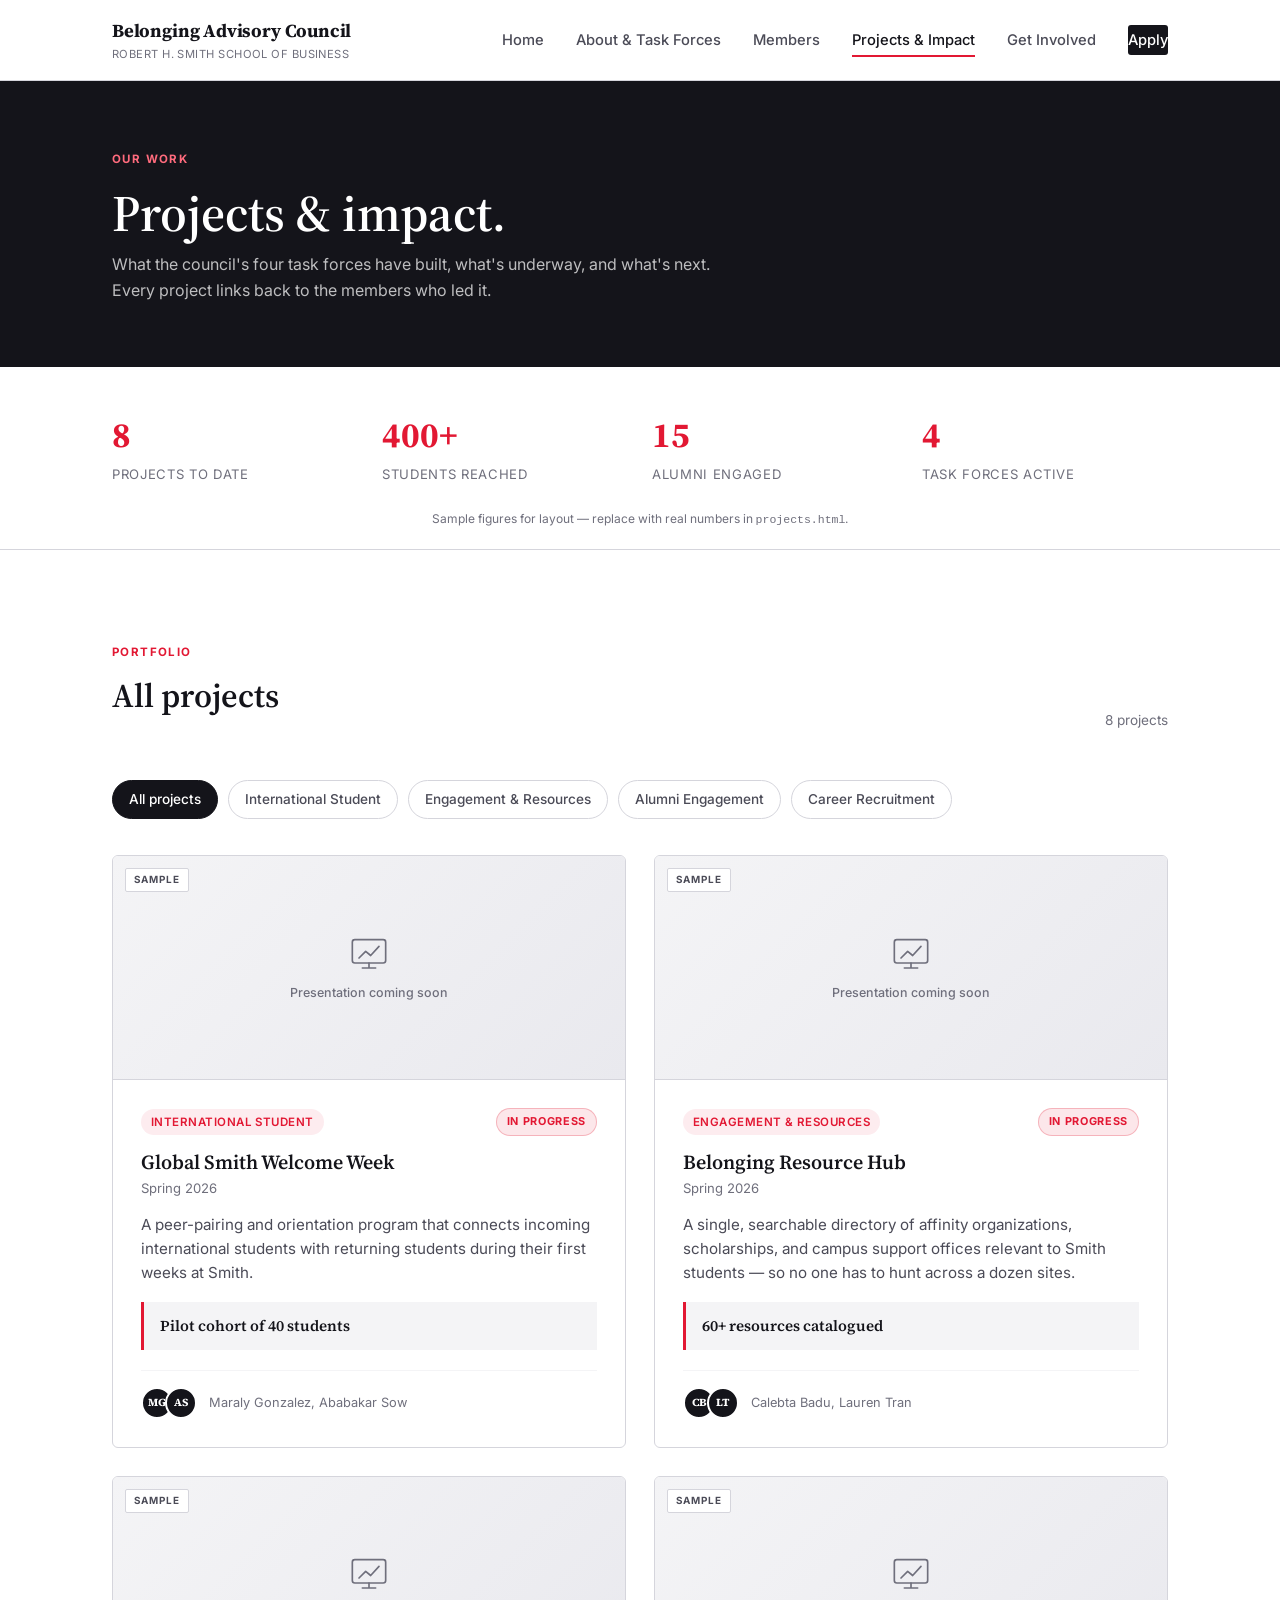
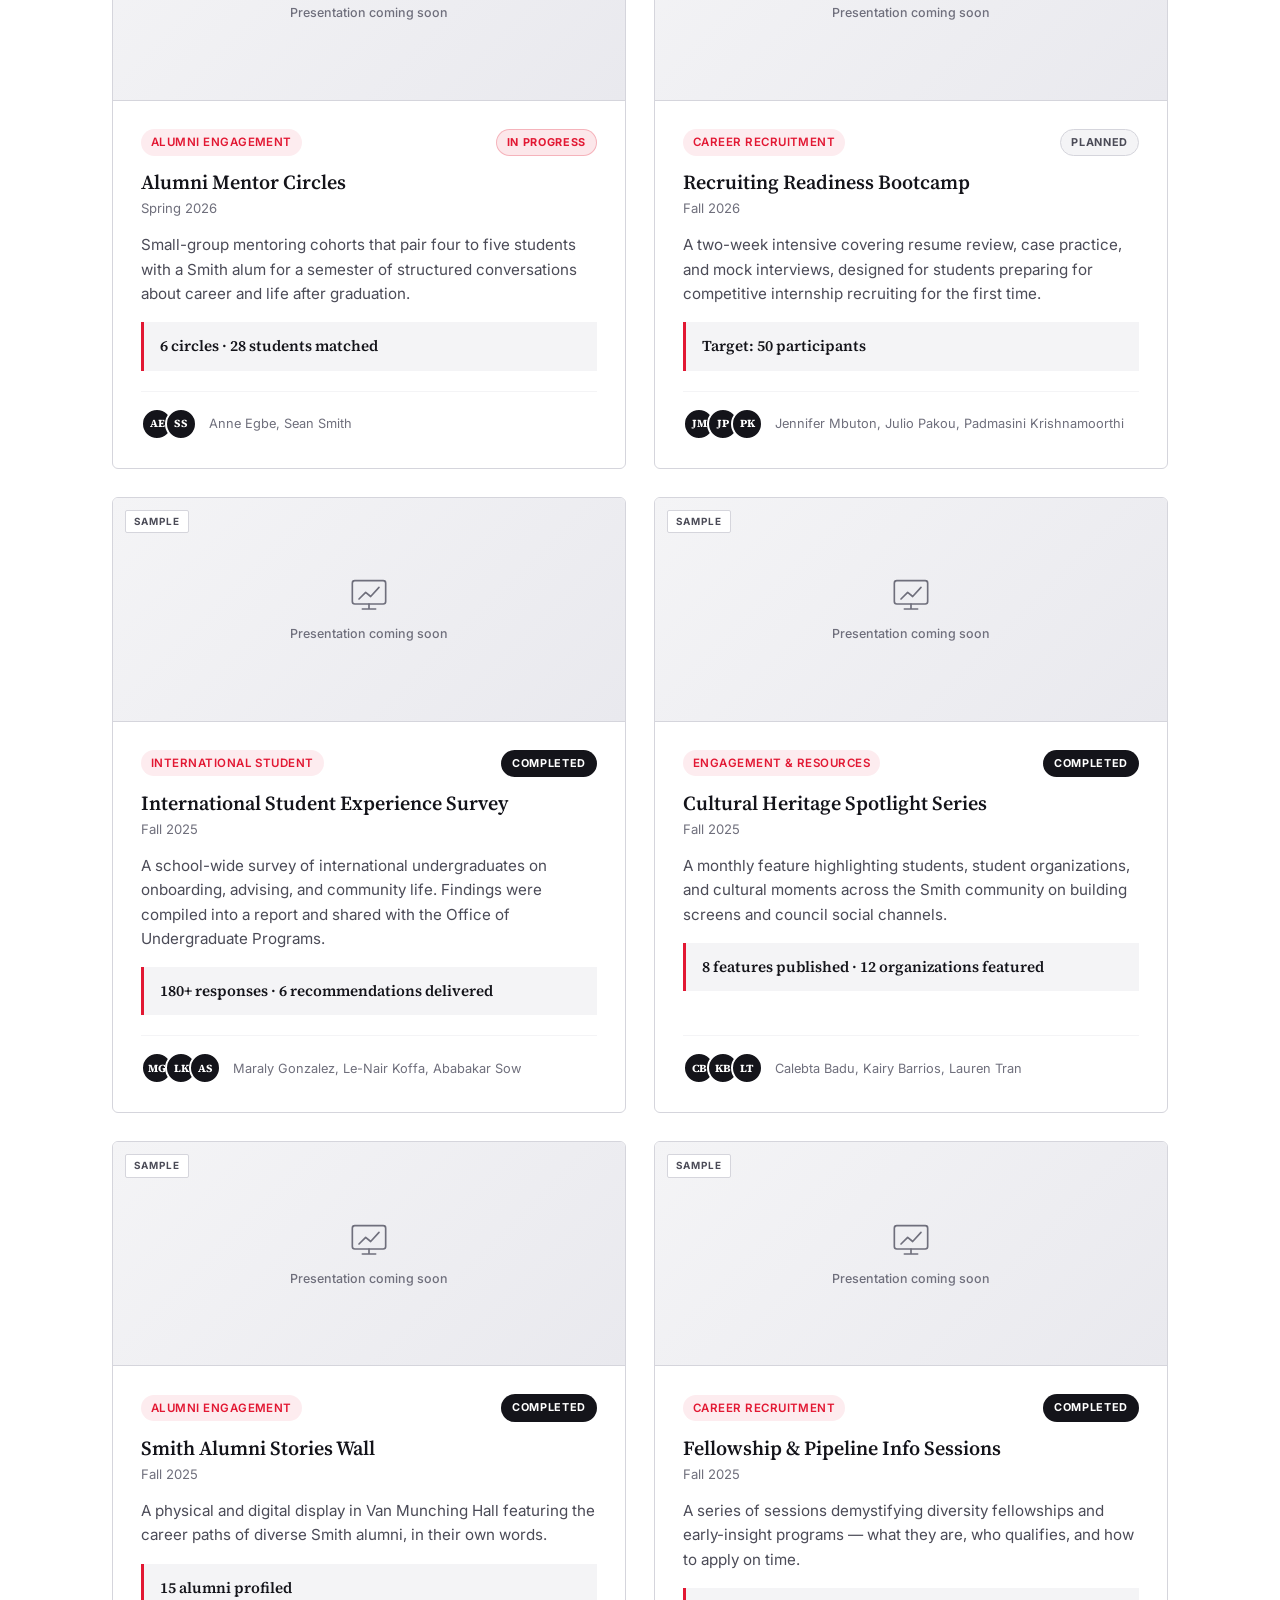
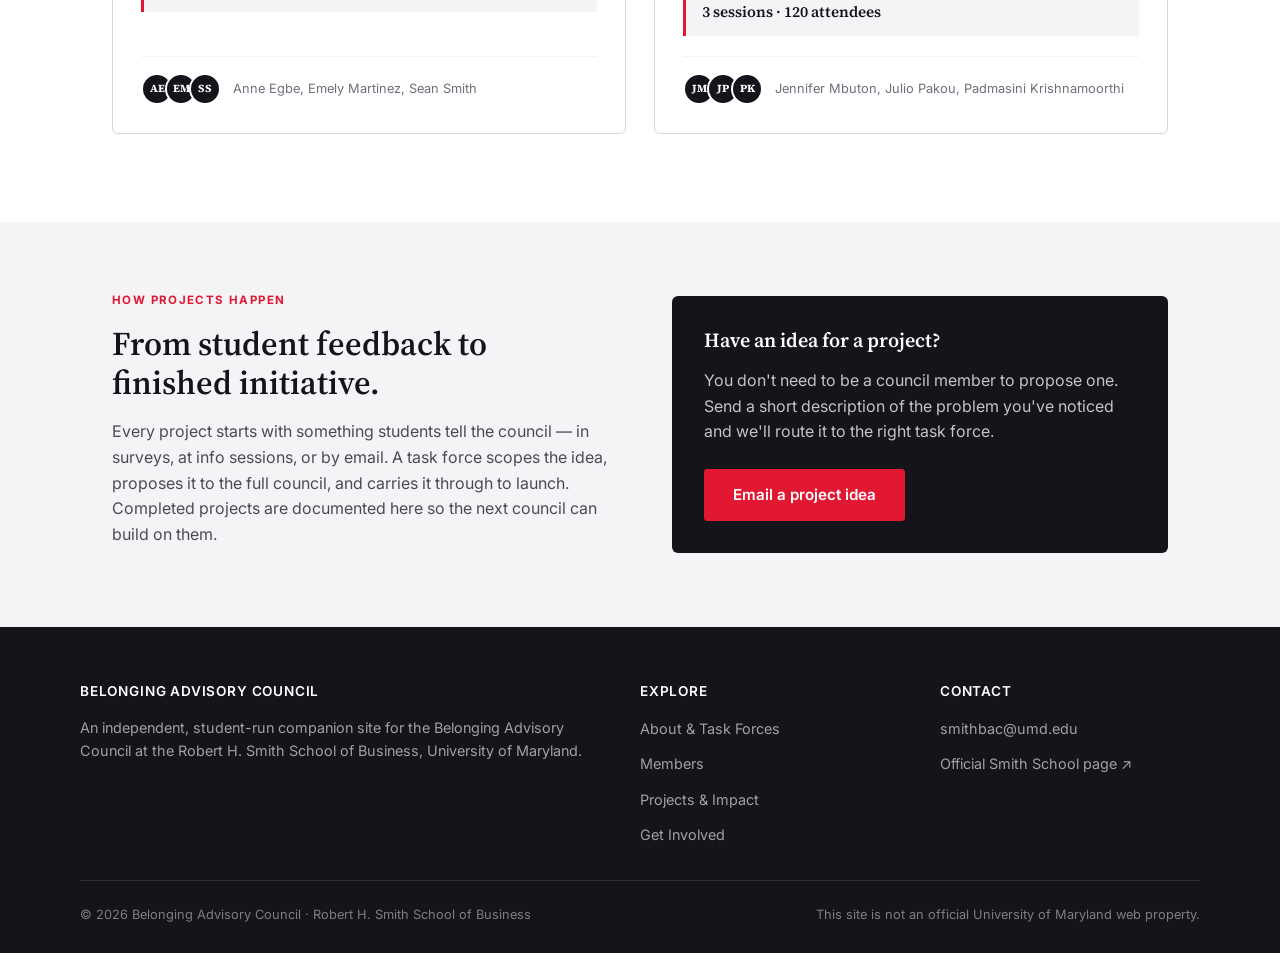
<file: projects.html>
<!DOCTYPE html>
<html lang="en">
<head>
<meta charset="UTF-8">
<meta name="viewport" content="width=device-width, initial-scale=1.0">
<title>Projects &amp; Impact | Belonging Advisory Council</title>
<meta name="description" content="Projects and initiatives from the Belonging Advisory Council's four task forces at the Robert H. Smith School of Business.">
<link rel="preconnect" href="https://fonts.googleapis.com">
<link rel="preconnect" href="https://fonts.gstatic.com" crossorigin>
<link href="https://fonts.googleapis.com/css2?family=Source+Serif+4:wght@500;600;700&family=Inter:wght@400;500;600;700&display=swap" rel="stylesheet">
<link rel="stylesheet" href="assets/css/style.css">
</head>
<body>

<header class="site-header">
  <nav class="nav">
    <a href="index.html" class="brand">
      <span class="brand-name">Belonging Advisory Council</span>
      <span class="brand-sub">Robert H. Smith School of Business</span>
    </a>
    <button class="nav-toggle" aria-label="Toggle navigation"><span></span><span></span><span></span></button>
    <ul class="nav-links">
      <li><a href="index.html">Home</a></li>
      <li><a href="about.html">About &amp; Task Forces</a></li>
      <li><a href="members.html">Members</a></li>
      <li><a href="projects.html" class="active">Projects &amp; Impact</a></li>
      <li><a href="get-involved.html">Get Involved</a></li>
      <li><a href="get-involved.html#apply" class="nav-cta">Apply</a></li>
    </ul>
  </nav>
</header>

<div class="page-hero">
  <div class="container">
    <span class="eyebrow" style="color:#ff6b7d;">Our Work</span>
    <h1>Projects &amp; impact.</h1>
    <p>What the council's four task forces have built, what's underway, and what's next. Every project links back to the members who led it.</p>
  </div>
</div>

<div class="stats">
  <div class="stats-grid">
    <div>
      <div class="stat-num">8</div>
      <div class="stat-label">Projects to date</div>
    </div>
    <div>
      <div class="stat-num">400+</div>
      <div class="stat-label">Students reached</div>
    </div>
    <div>
      <div class="stat-num">15</div>
      <div class="stat-label">Alumni engaged</div>
    </div>
    <div>
      <div class="stat-num">4</div>
      <div class="stat-label">Task forces active</div>
    </div>
  </div>
  <p class="stats-caption">Sample figures for layout &mdash; replace with real numbers in <code>projects.html</code>.</p>
</div>

<section>
  <div class="container">
    <div class="section-head">
      <div>
        <span class="eyebrow">Portfolio</span>
        <h2>All projects</h2>
      </div>
      <span class="member-meta" id="project-count"></span>
    </div>
    <div class="filters" id="project-filters"></div>
    <div class="proj-grid" id="projects-grid"></div>
  </div>
</section>

<section class="section-alt section-tight">
  <div class="container">
    <div class="split">
      <div>
        <span class="eyebrow">How Projects Happen</span>
        <h2>From student feedback to finished initiative.</h2>
        <p>Every project starts with something students tell the council &mdash; in surveys, at info sessions, or by email. A task force scopes the idea, proposes it to the full council, and carries it through to launch. Completed projects are documented here so the next council can build on them.</p>
      </div>
      <div class="info-box">
        <h3>Have an idea for a project?</h3>
        <p>You don't need to be a council member to propose one. Send a short description of the problem you've noticed and we'll route it to the right task force.</p>
        <a href="mailto:smithbac@umd.edu?subject=Project%20idea%20for%20the%20BAC" class="btn btn-primary">Email a project idea</a>
      </div>
    </div>
  </div>
</section>

<footer class="site-footer">
  <div class="footer-grid">
    <div>
      <h4>Belonging Advisory Council</h4>
      <p>An independent, student-run companion site for the Belonging Advisory Council at the Robert H. Smith School of Business, University of Maryland.</p>
    </div>
    <div>
      <h4>Explore</h4>
      <ul>
        <li><a href="about.html">About &amp; Task Forces</a></li>
        <li><a href="members.html">Members</a></li>
        <li><a href="projects.html">Projects &amp; Impact</a></li>
        <li><a href="get-involved.html">Get Involved</a></li>
      </ul>
    </div>
    <div>
      <h4>Contact</h4>
      <ul>
        <li><a href="mailto:smithbac@umd.edu">smithbac@umd.edu</a></li>
        <li><a href="https://www.rhsmith.umd.edu/programs/undergraduate/community/belonging-advisory-council" target="_blank" rel="noopener">Official Smith School page &#8599;</a></li>
      </ul>
    </div>
  </div>
  <div class="footer-bottom">
    <span>&copy; 2026 Belonging Advisory Council &middot; Robert H. Smith School of Business</span>
    <span>This site is not an official University of Maryland web property.</span>
  </div>
</footer>

<script src="assets/js/main.js"></script>
<script src="assets/js/data.js"></script>
<script src="assets/js/projects.js"></script>
</body>
</html>
</file>
<file: assets/css/style.css>
/* ===========================================================
   Belonging Advisory Council — shared stylesheet
   =========================================================== */

:root {
  --red: #e21833;
  --red-dark: #a3121f;
  --black: #14141a;
  --charcoal: #2a2a33;
  --gray-700: #4b4b57;
  --gray-500: #6f6f7c;
  --gray-300: #d5d5dc;
  --gray-100: #f4f4f6;
  --white: #ffffff;
  --serif: "Source Serif 4", Georgia, "Times New Roman", serif;
  --sans: "Inter", -apple-system, BlinkMacSystemFont, "Segoe UI", sans-serif;
  --max-width: 1120px;
  --radius: 6px;
  --shadow: 0 2px 4px rgba(20, 20, 26, 0.06), 0 8px 24px rgba(20, 20, 26, 0.06);
}

* { box-sizing: border-box; }

html { scroll-behavior: smooth; }

body {
  margin: 0;
  font-family: var(--sans);
  color: var(--charcoal);
  background: var(--white);
  line-height: 1.6;
  -webkit-font-smoothing: antialiased;
}

img { max-width: 100%; display: block; }

a { color: inherit; text-decoration: none; }

.container {
  max-width: var(--max-width);
  margin: 0 auto;
  padding: 0 32px;
}

h1, h2, h3, h4 {
  font-family: var(--serif);
  font-weight: 600;
  color: var(--black);
  line-height: 1.2;
  margin: 0 0 16px;
}

h1 { font-size: clamp(2.2rem, 4vw, 3.4rem); }
h2 { font-size: clamp(1.6rem, 2.6vw, 2.2rem); }
h3 { font-size: 1.25rem; }

p { margin: 0 0 16px; color: var(--gray-700); }

.eyebrow {
  display: inline-block;
  font-family: var(--sans);
  font-size: 0.72rem;
  font-weight: 700;
  letter-spacing: 0.12em;
  text-transform: uppercase;
  color: var(--red);
  margin-bottom: 14px;
}

.lede {
  font-size: 1.15rem;
  color: var(--gray-700);
  max-width: 640px;
}

/* ---------- Buttons ---------- */

.btn {
  display: inline-flex;
  align-items: center;
  gap: 8px;
  padding: 13px 28px;
  border-radius: 3px;
  font-family: var(--sans);
  font-weight: 600;
  font-size: 0.95rem;
  border: 1.5px solid transparent;
  cursor: pointer;
  transition: all 0.15s ease;
}

.btn-primary {
  background: var(--red);
  color: var(--white);
  border-color: var(--red);
}
.btn-primary:hover { background: var(--red-dark); border-color: var(--red-dark); }

.btn-secondary {
  background: transparent;
  color: var(--black);
  border-color: var(--gray-300);
}
.btn-secondary:hover { border-color: var(--black); }

.btn-ghost-white {
  background: transparent;
  color: var(--white);
  border-color: rgba(255,255,255,0.5);
}
.btn-ghost-white:hover { border-color: var(--white); background: rgba(255,255,255,0.08); }

/* ---------- Header / Nav ---------- */

.site-header {
  position: sticky;
  top: 0;
  z-index: 100;
  background: var(--white);
  border-bottom: 1px solid var(--gray-300);
}

.nav {
  display: flex;
  align-items: center;
  justify-content: space-between;
  padding: 16px 32px;
  max-width: var(--max-width);
  margin: 0 auto;
}

.brand {
  display: flex;
  flex-direction: column;
  gap: 1px;
}

.brand-name {
  font-family: var(--serif);
  font-weight: 700;
  font-size: 1.15rem;
  color: var(--black);
  letter-spacing: -0.01em;
}

.brand-sub {
  font-size: 0.7rem;
  color: var(--gray-500);
  letter-spacing: 0.04em;
  text-transform: uppercase;
}

.nav-links {
  display: flex;
  align-items: center;
  gap: 32px;
  list-style: none;
  margin: 0;
  padding: 0;
}

.nav-links a {
  font-size: 0.92rem;
  font-weight: 500;
  color: var(--gray-700);
  padding: 6px 0;
  border-bottom: 2px solid transparent;
}

.nav-links a:hover,
.nav-links a.active {
  color: var(--black);
  border-bottom-color: var(--red);
}

.nav-cta {
  background: var(--black);
  color: var(--white) !important;
  padding: 9px 18px;
  border-radius: 3px;
  border-bottom: none !important;
}
.nav-cta:hover { background: var(--red) !important; }

.nav-toggle {
  display: none;
  background: none;
  border: none;
  cursor: pointer;
  padding: 4px;
}
.nav-toggle span {
  display: block;
  width: 22px;
  height: 2px;
  background: var(--black);
  margin: 5px 0;
}

/* ---------- Hero ---------- */

.hero {
  background: var(--black);
  color: var(--white);
  position: relative;
  overflow: hidden;
}

.hero::after {
  content: "";
  position: absolute;
  inset: 0;
  background: linear-gradient(120deg, rgba(226,24,51,0.16), transparent 55%);
  pointer-events: none;
}

.hero-inner {
  padding: 96px 32px 88px;
  max-width: var(--max-width);
  margin: 0 auto;
  position: relative;
}

.hero .eyebrow { color: #ff6b7d; }
.hero h1 { color: var(--white); max-width: 780px; }
.hero .lede { color: rgba(255,255,255,0.78); font-size: 1.2rem; }

.hero-actions {
  display: flex;
  gap: 14px;
  margin-top: 32px;
  flex-wrap: wrap;
}

/* ---------- Page hero (interior pages) ---------- */

.page-hero {
  background: var(--black);
  color: var(--white);
  padding: 64px 32px;
}
.page-hero .container { max-width: var(--max-width); }
.page-hero h1 { color: var(--white); margin-bottom: 8px; }
.page-hero p { color: rgba(255,255,255,0.72); max-width: 640px; margin: 0; }

/* ---------- Stats bar ---------- */

.stats {
  border-bottom: 1px solid var(--gray-300);
}
.stats-grid {
  display: grid;
  grid-template-columns: repeat(4, 1fr);
  padding: 40px 32px;
  max-width: var(--max-width);
  margin: 0 auto;
  gap: 24px;
}
.stat-num {
  font-family: var(--serif);
  font-size: 2.2rem;
  font-weight: 700;
  color: var(--red);
}
.stat-label {
  font-size: 0.82rem;
  color: var(--gray-500);
  text-transform: uppercase;
  letter-spacing: 0.05em;
}

/* ---------- Sections ---------- */

section { padding: 88px 0; }
.section-tight { padding: 64px 0; }
.section-alt { background: var(--gray-100); }

.section-head {
  display: flex;
  justify-content: space-between;
  align-items: flex-end;
  gap: 24px;
  margin-bottom: 48px;
  flex-wrap: wrap;
}

/* ---------- Task force cards ---------- */

.tf-grid {
  display: grid;
  grid-template-columns: repeat(2, 1fr);
  gap: 24px;
}

.tf-card {
  background: var(--white);
  border: 1px solid var(--gray-300);
  border-radius: var(--radius);
  padding: 32px;
  transition: box-shadow 0.15s ease, transform 0.15s ease;
}
.tf-card:hover { box-shadow: var(--shadow); transform: translateY(-2px); }

.tf-index {
  font-family: var(--serif);
  font-size: 0.85rem;
  font-weight: 700;
  color: var(--red);
  letter-spacing: 0.06em;
  margin-bottom: 10px;
  display: block;
}

.tf-card h3 { margin-bottom: 10px; }
.tf-card p { margin: 0; font-size: 0.95rem; }

/* ---------- Mission pull-quote ---------- */

.pull-quote {
  border-left: 4px solid var(--red);
  padding: 8px 0 8px 28px;
  margin: 0 0 32px;
}
.pull-quote p {
  font-family: var(--serif);
  font-size: 1.4rem;
  color: var(--black);
  font-style: italic;
  margin: 0;
}

/* ---------- Two column ---------- */

.split {
  display: grid;
  grid-template-columns: 1fr 1fr;
  gap: 64px;
  align-items: center;
}

/* ---------- Members grid ---------- */

.members-grid {
  display: grid;
  grid-template-columns: repeat(3, 1fr);
  gap: 28px;
}

.member-card {
  background: var(--white);
  border: 1px solid var(--gray-300);
  border-radius: var(--radius);
  padding: 28px 24px;
  text-align: left;
  transition: box-shadow 0.15s ease, transform 0.15s ease;
}
.member-card:hover { box-shadow: var(--shadow); transform: translateY(-2px); }

.avatar {
  position: relative;
  overflow: hidden;
  width: 56px;
  height: 56px;
  border-radius: 50%;
  background: var(--black);
  color: var(--white);
  display: flex;
  align-items: center;
  justify-content: center;
  font-family: var(--serif);
  font-weight: 700;
  font-size: 1.1rem;
  margin-bottom: 16px;
}

/* Photo layer — sits on top of the initials when the file exists */
.avatar img {
  position: absolute;
  inset: 0;
  width: 100%;
  height: 100%;
  object-fit: cover;
  display: block;
}

.member-name {
  font-family: var(--serif);
  font-weight: 600;
  font-size: 1.08rem;
  color: var(--black);
  margin-bottom: 4px;
}

.member-meta {
  font-size: 0.85rem;
  color: var(--gray-500);
}

.member-tag {
  display: inline-block;
  margin-top: 12px;
  font-size: 0.72rem;
  font-weight: 600;
  letter-spacing: 0.04em;
  text-transform: uppercase;
  color: var(--red);
  background: rgba(226,24,51,0.08);
  padding: 4px 10px;
  border-radius: 100px;
}

.members-note {
  background: var(--gray-100);
  border: 1px solid var(--gray-300);
  border-radius: var(--radius);
  padding: 20px 24px;
  font-size: 0.9rem;
  color: var(--gray-700);
  margin-top: 40px;
}
.members-note strong { color: var(--black); }

/* ---------- Steps (get involved) ---------- */

.steps {
  counter-reset: step;
  display: grid;
  gap: 24px;
}
.step {
  display: grid;
  grid-template-columns: 56px 1fr;
  gap: 20px;
  padding: 28px 0;
  border-bottom: 1px solid var(--gray-300);
}
.step:last-child { border-bottom: none; }
.step-num {
  counter-increment: step;
  font-family: var(--serif);
  font-weight: 700;
  font-size: 1.3rem;
  color: var(--red);
}
.step-num::before { content: counter(step, decimal-leading-zero); }

.info-box {
  background: var(--black);
  color: var(--white);
  border-radius: var(--radius);
  padding: 32px;
}
.info-box h3 { color: var(--white); }
.info-box p { color: rgba(255,255,255,0.75); }
.info-box .btn-primary { margin-top: 8px; }

/* ---------- CTA banner ---------- */

.cta-banner {
  background: var(--red);
  color: var(--white);
  text-align: center;
  padding: 64px 32px;
}
.cta-banner h2 { color: var(--white); margin-bottom: 12px; }
.cta-banner p { color: rgba(255,255,255,0.85); max-width: 520px; margin: 0 auto 28px; }
.cta-banner .btn-secondary { color: var(--white); border-color: rgba(255,255,255,0.6); }
.cta-banner .btn-secondary:hover { border-color: var(--white); background: rgba(255,255,255,0.1); }

/* ---------- Footer ---------- */

.site-footer {
  background: var(--black);
  color: rgba(255,255,255,0.6);
  padding: 56px 32px 28px;
}
.footer-grid {
  display: grid;
  grid-template-columns: 2fr 1fr 1fr;
  gap: 40px;
  max-width: var(--max-width);
  margin: 0 auto 32px;
}
.footer-grid h4 {
  color: var(--white);
  font-family: var(--sans);
  font-size: 0.85rem;
  text-transform: uppercase;
  letter-spacing: 0.06em;
  margin-bottom: 16px;
}
.footer-grid a, .footer-grid p { color: rgba(255,255,255,0.6); font-size: 0.9rem; }
.footer-grid ul { list-style: none; margin: 0; padding: 0; display: grid; gap: 10px; }
.footer-grid a:hover { color: var(--white); }

.footer-bottom {
  max-width: var(--max-width);
  margin: 0 auto;
  padding-top: 24px;
  border-top: 1px solid rgba(255,255,255,0.12);
  font-size: 0.8rem;
  display: flex;
  justify-content: space-between;
  flex-wrap: wrap;
  gap: 12px;
  color: rgba(255,255,255,0.45);
}
.footer-bottom a { color: rgba(255,255,255,0.55); }
.footer-bottom a:hover { color: var(--white); }

/* ---------- Member cards: clickable + leaders ---------- */

button.member-card {
  font: inherit;
  cursor: pointer;
  width: 100%;
  position: relative;
  color: inherit;
}
button.member-card:focus-visible {
  outline: 2px solid var(--red);
  outline-offset: 2px;
}

.member-card--leader {
  border-top: 3px solid var(--red);
}

.badge-leader {
  display: inline-block;
  font-size: 0.66rem;
  font-weight: 700;
  letter-spacing: 0.08em;
  text-transform: uppercase;
  color: var(--white);
  background: var(--red);
  padding: 3px 9px;
  border-radius: 2px;
  margin-bottom: 14px;
}

.member-more {
  display: block;
  margin-top: 16px;
  padding-top: 14px;
  border-top: 1px solid var(--gray-100);
  font-size: 0.8rem;
  font-weight: 500;
  color: var(--gray-500);
}
.member-card:hover .member-more { color: var(--red); }

.avatar-lg {
  width: 88px;
  height: 88px;
  font-size: 1.7rem;
  margin-bottom: 0;
  flex-shrink: 0;
}

/* ---------- Modal ---------- */

body.modal-open { overflow: hidden; }

.modal-backdrop {
  position: fixed;
  inset: 0;
  z-index: 200;
  background: rgba(20, 20, 26, 0.7);
  display: flex;
  align-items: center;
  justify-content: center;
  padding: 24px;
  overflow-y: auto;
}
.modal-backdrop[hidden] { display: none; }

.modal {
  position: relative;
  background: var(--white);
  border-radius: var(--radius);
  max-width: 620px;
  width: 100%;
  max-height: calc(100vh - 48px);
  overflow-y: auto;
  padding: 40px;
  box-shadow: 0 24px 64px rgba(0,0,0,0.3);
}

.modal-close {
  position: absolute;
  top: 16px;
  right: 16px;
  width: 36px;
  height: 36px;
  border: none;
  background: var(--gray-100);
  border-radius: 50%;
  font-size: 1.4rem;
  line-height: 1;
  cursor: pointer;
  color: var(--black);
}
.modal-close:hover { background: var(--gray-300); }

.modal-header {
  display: flex;
  gap: 24px;
  align-items: center;
  margin-bottom: 24px;
}
.modal-header h2 { margin: 0 0 4px; font-size: 1.6rem; }
.modal-header .badge-leader { margin-bottom: 8px; }
.modal-role {
  margin-top: 6px;
  font-size: 0.85rem;
  font-weight: 600;
  color: var(--red);
}

.modal-bio { font-size: 1rem; }
.modal-placeholder {
  font-size: 0.78rem;
  color: var(--gray-500);
  font-style: italic;
  margin-top: -6px;
}

.modal-section {
  font-family: var(--sans);
  font-size: 0.78rem;
  font-weight: 700;
  letter-spacing: 0.1em;
  text-transform: uppercase;
  color: var(--black);
  margin: 32px 0 12px;
  padding-top: 24px;
  border-top: 1px solid var(--gray-300);
  display: flex;
  align-items: center;
  gap: 8px;
}
.modal-count {
  background: var(--gray-100);
  color: var(--gray-700);
  border-radius: 100px;
  padding: 1px 8px;
  font-size: 0.72rem;
}

.proj-list { list-style: none; margin: 0; padding: 0; }
.proj-list li {
  display: flex;
  justify-content: space-between;
  align-items: center;
  gap: 16px;
  padding: 12px 0;
  border-bottom: 1px solid var(--gray-100);
}
.proj-list li:last-child { border-bottom: none; }
.proj-list a { display: flex; flex-direction: column; gap: 2px; min-width: 0; }
.proj-list a:hover .proj-list-title { color: var(--red); }
.proj-list-title { font-weight: 600; color: var(--black); font-size: 0.95rem; }
.proj-list-meta { font-size: 0.78rem; color: var(--gray-500); }

.modal-all { margin-top: 24px; }

/* ---------- Status pills ---------- */

.status-pill {
  display: inline-block;
  white-space: nowrap;
  font-size: 0.68rem;
  font-weight: 700;
  letter-spacing: 0.06em;
  text-transform: uppercase;
  padding: 4px 10px;
  border-radius: 100px;
  border: 1px solid transparent;
}
.status-completed   { background: var(--black); color: var(--white); }
.status-in-progress { background: rgba(226,24,51,0.1); color: var(--red); border-color: rgba(226,24,51,0.25); }
.status-planned     { background: var(--gray-100); color: var(--gray-700); border-color: var(--gray-300); }

/* ---------- Projects page ---------- */

.stats-caption {
  text-align: center;
  font-size: 0.75rem;
  color: var(--gray-500);
  margin: -16px 0 20px;
}
.stats-caption code { font-size: 0.72rem; }

.filters {
  display: flex;
  flex-wrap: wrap;
  gap: 10px;
  margin-bottom: 36px;
}
.chip {
  font: inherit;
  font-size: 0.85rem;
  font-weight: 500;
  padding: 8px 16px;
  border-radius: 100px;
  border: 1px solid var(--gray-300);
  background: var(--white);
  color: var(--gray-700);
  cursor: pointer;
  transition: all 0.15s ease;
}
.chip:hover { border-color: var(--black); color: var(--black); }
.chip.active { background: var(--black); color: var(--white); border-color: var(--black); }

.proj-grid {
  display: grid;
  grid-template-columns: repeat(2, 1fr);
  gap: 28px;
}

.proj-card {
  background: var(--white);
  border: 1px solid var(--gray-300);
  border-radius: var(--radius);
  overflow: hidden;
  display: flex;
  flex-direction: column;
  transition: box-shadow 0.15s ease, transform 0.15s ease;
}
.proj-card[hidden] { display: none; }
.proj-card:hover { box-shadow: var(--shadow); transform: translateY(-2px); }
.proj-card--highlight { border-color: var(--red); box-shadow: 0 0 0 3px rgba(226,24,51,0.15); }

.proj-thumb {
  position: relative;
  background: linear-gradient(135deg, var(--gray-100), #e9e9ee);
  border-bottom: 1px solid var(--gray-300);
  aspect-ratio: 16 / 7;
  display: flex;
  flex-direction: column;
  align-items: center;
  justify-content: center;
  gap: 10px;
  color: var(--gray-500);
  font-size: 0.78rem;
  font-weight: 500;
}
.sample-badge {
  position: absolute;
  top: 12px;
  left: 12px;
  font-size: 0.62rem;
  font-weight: 700;
  letter-spacing: 0.1em;
  text-transform: uppercase;
  background: var(--white);
  color: var(--gray-700);
  border: 1px solid var(--gray-300);
  padding: 3px 8px;
  border-radius: 2px;
}

.proj-body { padding: 28px; display: flex; flex-direction: column; flex: 1; }
.proj-topline {
  display: flex;
  justify-content: space-between;
  align-items: center;
  gap: 12px;
  margin-bottom: 14px;
}
.proj-topline .member-tag { margin-top: 0; }
.proj-body h3 { margin-bottom: 4px; }
.proj-term { font-size: 0.82rem; color: var(--gray-500); margin-bottom: 14px; }
.proj-body p { font-size: 0.95rem; margin-bottom: 16px; }
.proj-impact {
  font-family: var(--serif);
  font-weight: 600;
  color: var(--black);
  font-size: 0.95rem;
  padding: 12px 16px;
  background: var(--gray-100);
  border-left: 3px solid var(--red);
  margin-bottom: 20px;
}

.team {
  display: flex;
  align-items: center;
  gap: 12px;
  margin-top: auto;
  padding-top: 16px;
  border-top: 1px solid var(--gray-100);
}
.team-avatars { display: flex; }
.team-avatar {
  width: 32px;
  height: 32px;
  border-radius: 50%;
  background: var(--black);
  color: var(--white);
  border: 2px solid var(--white);
  margin-left: -8px;
  display: flex;
  align-items: center;
  justify-content: center;
  font-size: 0.68rem;
  font-weight: 700;
  font-family: var(--serif);
  overflow: hidden;
  transition: transform 0.15s ease;
}
.team-avatar:first-child { margin-left: 0; }
.team-avatar:hover { transform: translateY(-2px); z-index: 1; }
.team-avatar img { width: 100%; height: 100%; object-fit: cover; }
.team-names { font-size: 0.8rem; color: var(--gray-500); line-height: 1.4; }
.team-names a:hover { color: var(--red); }

.proj-deck { margin-top: 16px; align-self: flex-start; }

/* ---------- Responsive ---------- */

@media (max-width: 860px) {
  .nav-links { display: none; }
  .nav-toggle { display: block; }
  .tf-grid, .members-grid { grid-template-columns: 1fr 1fr; }
  .split { grid-template-columns: 1fr; gap: 32px; }
  .stats-grid { grid-template-columns: 1fr 1fr; }
  .footer-grid { grid-template-columns: 1fr; }
}

@media (max-width: 860px) {
  .proj-grid { grid-template-columns: 1fr; }
}

@media (max-width: 560px) {
  .tf-grid, .members-grid { grid-template-columns: 1fr; }
  .modal { padding: 28px 22px; }
  .modal-header { flex-direction: column; align-items: flex-start; gap: 16px; }
  .proj-list li { flex-direction: column; align-items: flex-start; gap: 8px; }
  .stats-grid { grid-template-columns: 1fr 1fr; }
  .hero-inner { padding: 64px 24px; }
  section { padding: 56px 0; }
}

/* Mobile nav panel */
.nav-links.open {
  display: flex;
  position: absolute;
  top: 100%;
  left: 0;
  right: 0;
  background: var(--white);
  flex-direction: column;
  align-items: flex-start;
  padding: 16px 32px 24px;
  border-bottom: 1px solid var(--gray-300);
  gap: 16px;
}

/* ---------- Project card: no-image variant ---------- */

.proj-banner {
  display: flex;
  align-items: baseline;
  gap: 14px;
  padding: 22px 28px;
  background: var(--black);
  border-bottom: 3px solid var(--red);
}
.proj-banner-num {
  font-family: var(--serif);
  font-size: 1.7rem;
  font-weight: 700;
  color: var(--red);
  line-height: 1;
}
.proj-banner-label {
  font-size: 0.76rem;
  font-weight: 600;
  letter-spacing: 0.1em;
  text-transform: uppercase;
  color: rgba(255,255,255,0.78);
}

.proj-topline .proj-term {
  margin: 0;
  font-size: 0.82rem;
}
</file>
